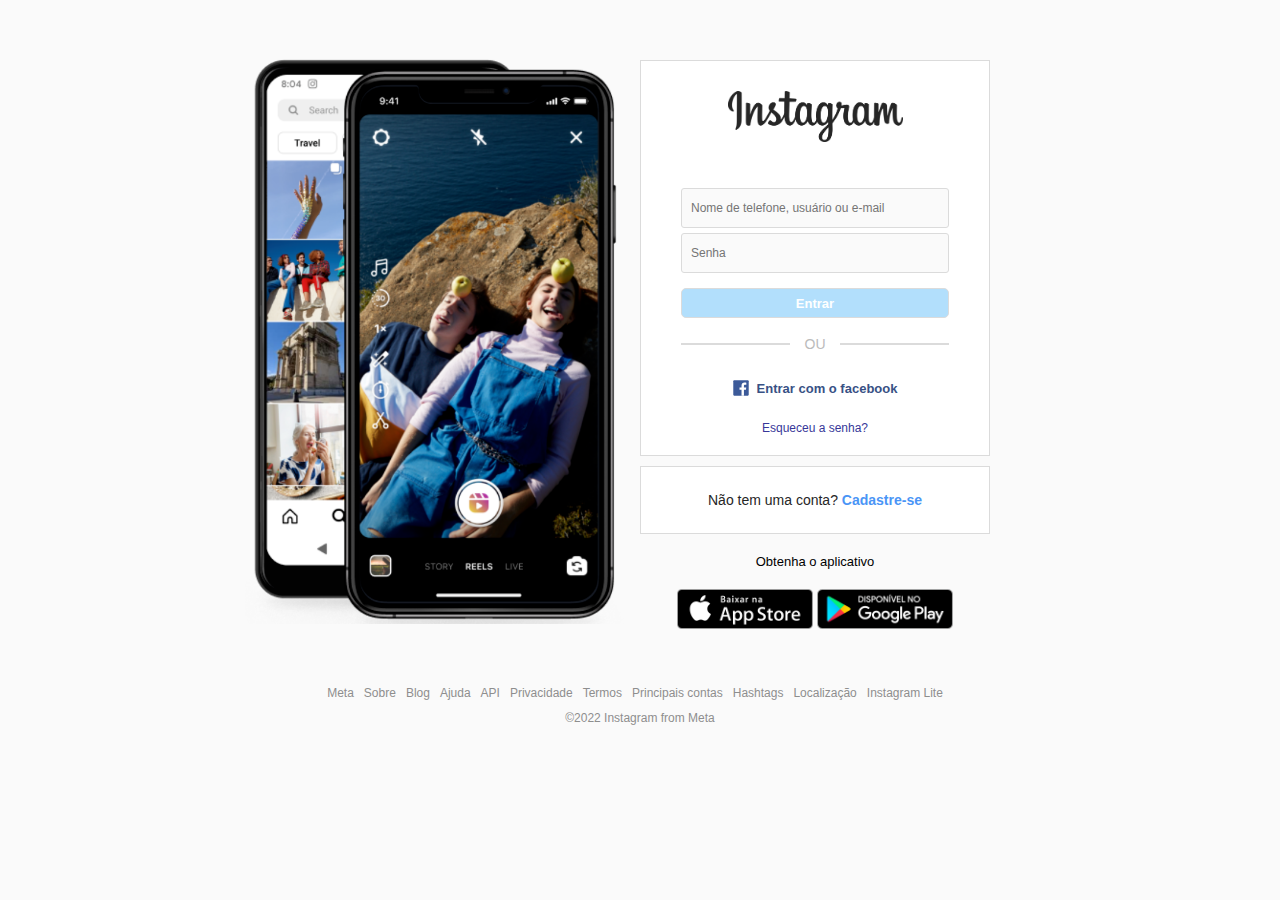
<file: 10_clone_home_Instagram/index.html>
<!DOCTYPE html>
<html lang="en">
    <head>
        <meta charset="UTF-8">
        <meta http-equiv="X-UA-Compatible" content="IE=edge">
        <meta name="viewport" content="width=device-width, initial-scale=1.0">
        <title>Instagram</title>
        <link rel="stylesheet" href="css/styles.css">
        <link rel="shortcut icon" href="img/favicon.png" type="image/x-icon">
    </head>
    <body>
        <main>
            <div class="main-container">
                <!-- Banner container -->
                <div id="banner-container">
                    <img src="img/banner2.png" alt="Crie uma conta no Instagram">
                </div>

                <!-- Login e registro -->
                <div id="form-container">
                    <div class="form-box">
                        <img id="logo_insta" src="img/logo_instagram.png" alt="Instagram">
                        <form id="login-form">
                            <input 
                                type="text" 
                                name="username" 
                                placeholder="Nome de telefone, usuário ou e-mail"
                            >
                            <input type="password" name="password" placeholder="Senha">
                            <input type="submit" value="Entrar">
                        </form>

                        <div class="saparator">
                            <div class="inline"></div>
                            <span>Ou</span>
                        </div>

                        <div id="other-links">
                            <div id="facebook-login">
                                <a href="#">
                                    <img src="img/logo_facebook.svg" alt="facebook-login">
                                    <span>Entrar com o facebook</span>
                                </a>
                            </div>

                            <div id="forgot-pass">
                                <a href="#">Esqueceu a senha?</a>
                            </div>
                        </div>
                    </div>

                    <div class="register-container">
                        <p>Não tem uma conta? <a href="#">Cadastre-se</a></p>
                    </div>

                    <div id="get-app-container">
                        <p>Obtenha o aplicativo</p>
                        <a href="#">
                            <img src="img/apple_btn.png" alt="Apple store">
                        </a>
                        <a href="#">
                            <img src="img/gplay_btn.png" alt="Play store">
                        </a>
                    </div>
                </div>
            </div>
        </main>
        <footer>
            <nav>
                <div id="footer-links">
                    <li><a href="#">Meta</a></li>
                    <li><a href="#">Sobre</a></li>
                    <li><a href="#">Blog</a></li>
                    <li><a href="#">Ajuda</a></li>
                    <li><a href="#">API</a></li>
                    <li><a href="#">Privacidade</a></li>
                    <li><a href="#">Termos</a></li>
                    <li><a href="#">Principais contas</a></li>
                    <li><a href="#">Hashtags</a></li>
                    <li><a href="#">Localização</a></li>
                    <li><a href="#">Instagram Lite</a></li>
                </div>
            </nav>

            <p id="copyright">&copy;2022 Instagram from Meta</p>
        </footer>
    </body>
</html>
</file>
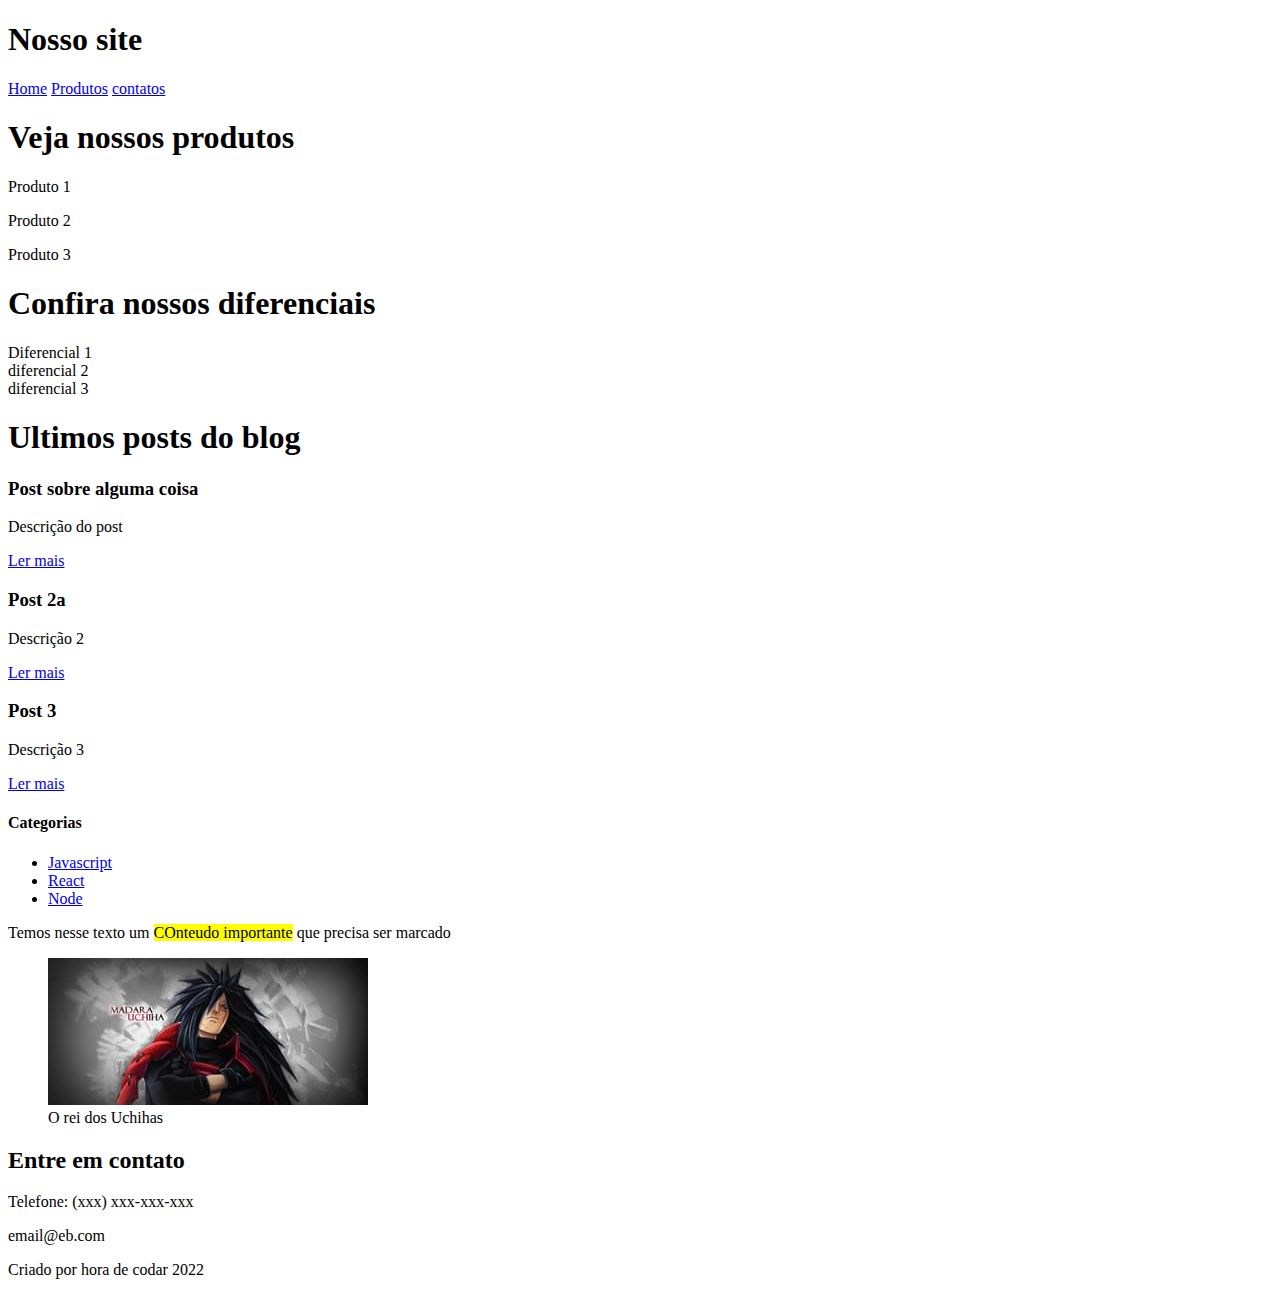
<file: 11_HTML_semantico/index.html>
<!DOCTYPE html>
<html lang="en">
<head>
    <meta charset="UTF-8">
    <meta http-equiv="X-UA-Compatible" content="IE=edge">
    <meta name="viewport" content="width=device-width, initial-scale=1.0">
    <title>HTML semantico</title>
</head>
<body>
    <!-- 3 - Header -->
    <header>
        <h1>Nosso site</h1>

        <!--
        <ul>
            <li><a href="#">Home</a></li>
            <li><a href="#">Produtos</a></li>
            <li><a href="#">contatos</a></li>
        </ul>-->

        <nav>
            <a href="#">Home</a>
            <a href="#">Produtos</a>
            <a href="#">contatos</a>
        </nav>
    </header>

    <!-- 8 - main -->
    <main>
            <!-- 1 - Section -->
    <section>
        <h1>Veja nossos produtos</h1>
        <p>Produto 1</p>
        <p>Produto 2</p>
        <p>Produto 3</p>
    </section>

    <section>
        <h1>Confira nossos diferenciais</h1>
        <li>Diferencial 1</li>
        <li>diferencial 2</li>
        <li>diferencial 3</li>
    </section>

    <!-- 2 - Article -->
    <Section>
        <h1>Ultimos posts do blog</h1>
        <article>
            <h3>Post sobre alguma coisa</h3>
            <p>Descrição do post</p>
            <a href="#">Ler mais</a>
        </article>
        <article>
            <h3>Post 2a</h3>
            <p>Descrição 2</p>
            <a href="#">Ler mais</a>
        </article>
        <article>
            <h3>Post 3</h3>
            <p>Descrição 3</p>
            <a href="#">Ler mais</a>
        </article>
    </Section>
    </main>

    <!-- 6 - Aside-->
    <aside>
        <h4>Categorias</h4>
        <ul>
            <li><a href="#">Javascript</a></li>
            <li><a href="#">React</a></li>
            <li><a href="#">Node</a></li>
        </ul>
    </aside>

    <p>Temos nesse texto um <mark>COnteudo importante</mark> que precisa ser marcado</p>

    <figure>
        <img src="img/542639_476302252424288_29695610_n.png.jpg" alt="Uchiha Madara">
        <figcaption>O rei dos Uchihas</figcaption>
    </figure>
    <!-- 4 - Footer -->
    <footer>
        <div>
            <h2>Entre em contato</h2>
            <p>Telefone: (xxx) xxx-xxx-xxx</p>
            <p>email@eb.com</p>
            <p>Criado por hora de codar 2022</p>
        </div>
    </footer>
</body>
</html>
</file>
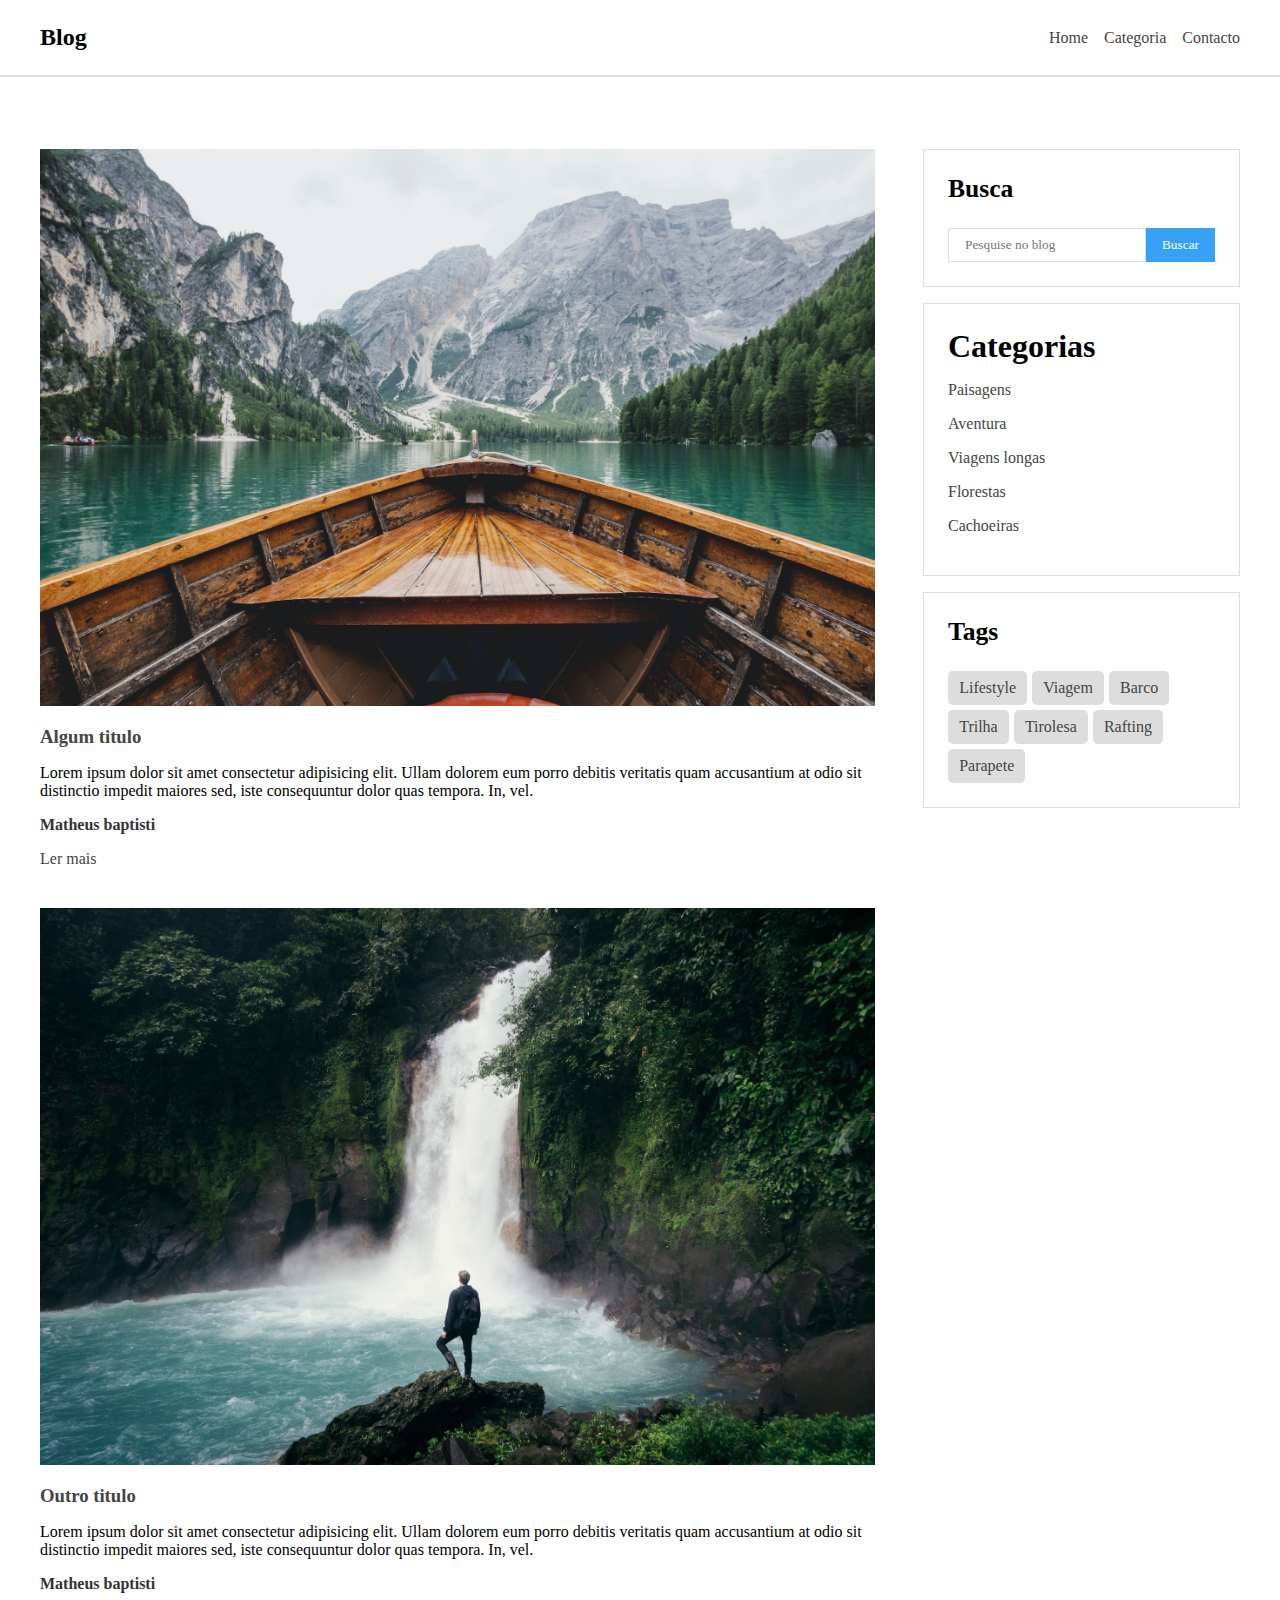
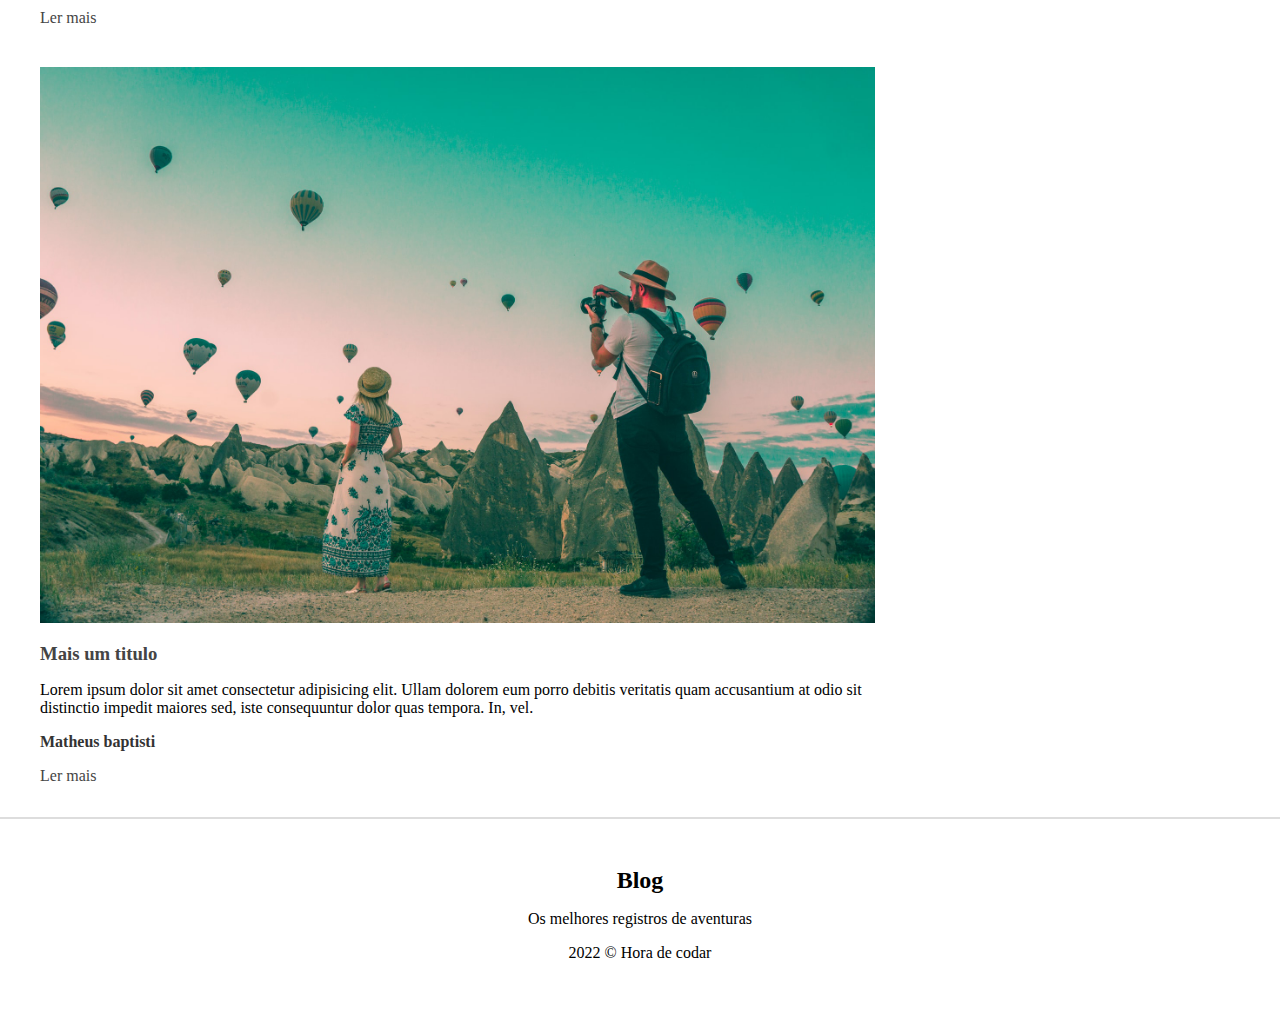
<file: 12_Blog_html_semantico/index.html>
<!DOCTYPE html>
<html lang="en">
<head>
    <meta charset="UTF-8">
    <meta http-equiv="X-UA-Compatible" content="IE=edge">
    <meta name="viewport" content="width=device-width, initial-scale=1.0">
    <title>Document</title>
    <link rel="stylesheet" href="css/styles.css">
</head>
<body>
    <header>
        <nav id="navbar">
            <div id="navbar-inner">
                <h2>Blog</h2>
                <ul id="navbar-links">
                    <li><a href="#">Home</a></li>
                    <li><a href="#">Categoria</a></li>
                    <li><a href="#">Contacto</a></li>
                </ul>
            </div>
        </nav>
    </header>
    <div class="container">
        <main id="post-container">
            <article class="post">
                <img src="img/f1.jpg" alt="Passeio de barco">
                <h3 class="title"><a href="#">Algum titulo</a></h3>
                <p class="description">
                    Lorem ipsum dolor sit amet consectetur adipisicing elit. 
                    Ullam dolorem eum porro debitis veritatis quam accusantium at odio sit distinctio 
                    impedit maiores sed, iste consequuntur dolor quas tempora. In, vel.
                </p>
                <p class="author">Matheus baptisti</p>
                <a href="#">Ler mais</a>                
            </article>
            <article class="post">
                <img src="img/f2.jpg" alt="Cachoeira">
                <h3 class="title"><a href="#">Outro titulo</a></h3>
                <p class="description">
                    Lorem ipsum dolor sit amet consectetur adipisicing elit. 
                    Ullam dolorem eum porro debitis veritatis quam accusantium at odio sit distinctio 
                    impedit maiores sed, iste consequuntur dolor quas tempora. In, vel.
                </p>
                <p class="author">Matheus baptisti</p>
                <a href="#">Ler mais</a>
            </article>
            <article class="post">
                <img src="img/f3.jpg" alt="Balões">
                <h3 class="title"><a href="#">Mais um titulo</a></h3>
                <p class="description">
                    Lorem ipsum dolor sit amet consectetur adipisicing elit. 
                    Ullam dolorem eum porro debitis veritatis quam accusantium at odio sit distinctio 
                    impedit maiores sed, iste consequuntur dolor quas tempora. In, vel.
                </p>
                <p class="author">Matheus baptisti</p>
                <a href="#">Ler mais</a>
            </article>
        </main>
        <aside id="asidebar">
            <section id="search-bar">
                <h4>Busca</h4>
                <form action="#">
                    <input type="text" placeholder="Pesquise no blog">
                    <input type="submit" value="Buscar">
                </form>
            </section>

            <section id="categories">
                <h1>Categorias</h1>
                <nav>
                    <ul>
                        <li><a href="#">Paisagens</a></li>
                        <li><a href="#">Aventura</a></li>
                        <li><a href="#">Viagens longas</a></li>
                        <li><a href="#">Florestas</a></li>
                        <li><a href="#">Cachoeiras</a></li>
                    </ul>
                </nav>
            </section>

            <section id="tags">
                <h4>Tags</h4>
                <div id="tags-container">
                    <a href="#">Lifestyle</a>
                    <a href="#">Viagem</a>
                    <a href="#">Barco</a>
                    <a href="#">Trilha</a>
                    <a href="#">Tirolesa</a>
                    <a href="#">Rafting</a>
                    <a href="#">Parapete</a>
                </div>
            </section>
        </aside>
    </div>
    <footer id="footer">
        <h2>Blog</h2>
        <p>Os melhores registros de aventuras</p>
        <p>2022 &copy; Hora de codar</p>
    </footer>
</body>
</html>
</file>
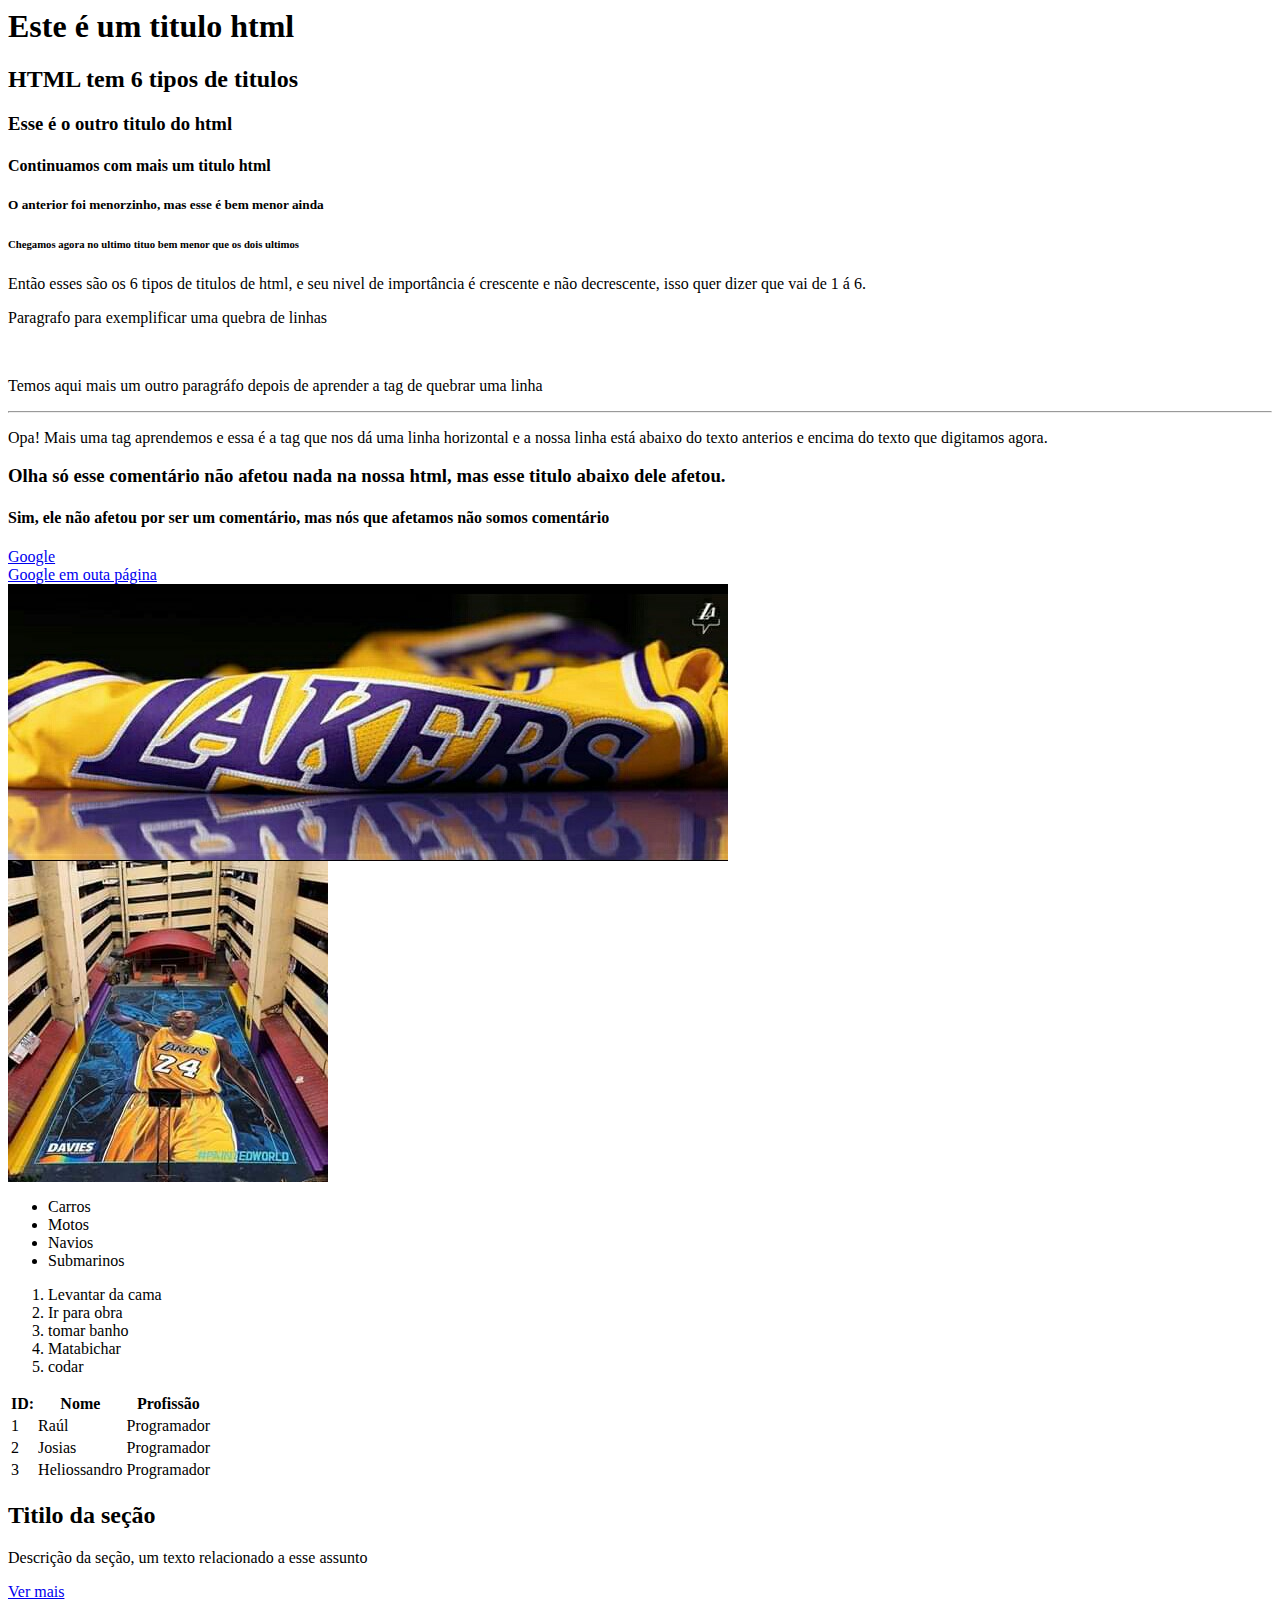
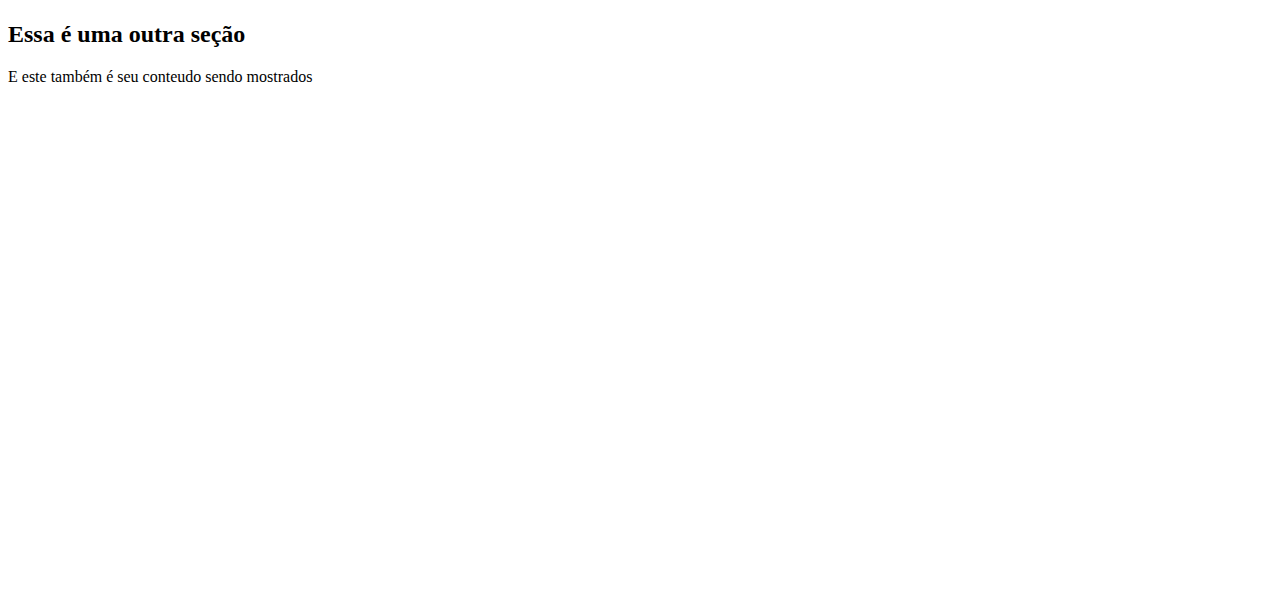
<file: 2_html/index.html>
<DOCTYPE html>
<html>
    <head>
        <title>HTML fundamentos 2</title>
    </head>
    <body style="padding-bottom: 500px;">
        <!-- 1 - Titulos -->
        <h1>Este é um titulo html</h1>
        <h2>HTML tem 6 tipos de titulos</h2>
        <h3>Esse é o outro titulo do html</h3>
        <h4>Continuamos com mais um titulo html</h4>
        <h5>O anterior foi menorzinho, mas esse é bem menor ainda</h5>
        <h6>Chegamos agora no ultimo tituo bem menor que os dois ultimos</h6>

        <!-- 2 - Parágrafo -->
        <p>Então esses são os 6 tipos de titulos de html, e seu nivel de importância é crescente e não decrescente, isso quer dizer que vai de 1 á 6.</p>
        
        <!-- 3 - Tags sem conteudo-->
        <p>Paragrafo para exemplificar uma quebra de linhas</p>
        <br>
        <p>Temos aqui mais um outro paragráfo depois de aprender a tag de quebrar uma linha</p>
        <hr>
        <p>Opa! Mais uma tag aprendemos e essa é a tag que nos dá uma linha horizontal e a nossa linha está abaixo do texto anterios e encima do texto que digitamos agora.</p>
        
        <!-- 4 - Comentários-->
        <!-- Este é um comentário -->
        <h3>Olha só esse comentário não afetou nada na nossa html, mas esse titulo abaixo dele afetou.</h3>
        <!-- Outro comentário -->
        <h4>Sim, ele não afetou por ser um comentário, mas nós que afetamos não somos comentário</h4>

        <!-- 5 - Atributos -->
        <a href="https//google.com">Google</a>
        <br>

        <!-- 6 - Abrir link em orta aba -->
        <a href="https//google.com" target="_blank">Google em outa página</a>
        <br>

        <!-- 7 - imagens -->
        <img src="img/_20191023_000603.JPG" alt="">
        <br>

        <!-- 8 - O atributo alte-->
        <img src="img/86223929_1442953875864614_4048414281761292288_n.jpg" alt="Quadra de basket com o piso desenhado de Kobe Bryant">
        <br>

        <!-- 9 listas não ordenadas-->
        <ul>
            <li>Carros</li>
            <li>Motos</li>
            <li>Navios</li>
            <li>Submarinos</li>
        </ul>

        <!-- 10 - Listas não ordenadas -->
        <ol>
            <li>Levantar da cama</li>
            <li>Ir para obra</li>
            <li>tomar banho</li>
            <li>Matabichar</li>
            <li>codar</li>
        </ol>

        <!-- 11 - Tabelas -->
        <table>
            <tr>
                <th>ID:</th>
                <th>Nome</th>
                <th>Profissão</th>
            </tr>

            <tr>
                <td>1</td>
                <td>Raúl</td>
                <td>Programador</td>
            </tr>

            <tr>
                <td>2</td>
                <td>Josias</td>
                <td>Programador</td>
            </tr>

            <tr>
                <td>3</td>
                <td>Heliossandro</td>
                <td>Programador</td>
            </tr>
        </table>

        <!-- 12 - Tag div-->
        <div>
            <h2>Titilo da seção</h2>
            <p>Descrição da seção, um texto relacionado a esse assunto</p>
            <a href="#">Ver mais</a>
        </div>

        <div>
            <h2>Essa é uma outra seção</h2>
            <p>E este também é seu conteudo sendo mostrados</p>
        </div>
    </body>
</html>
</file>
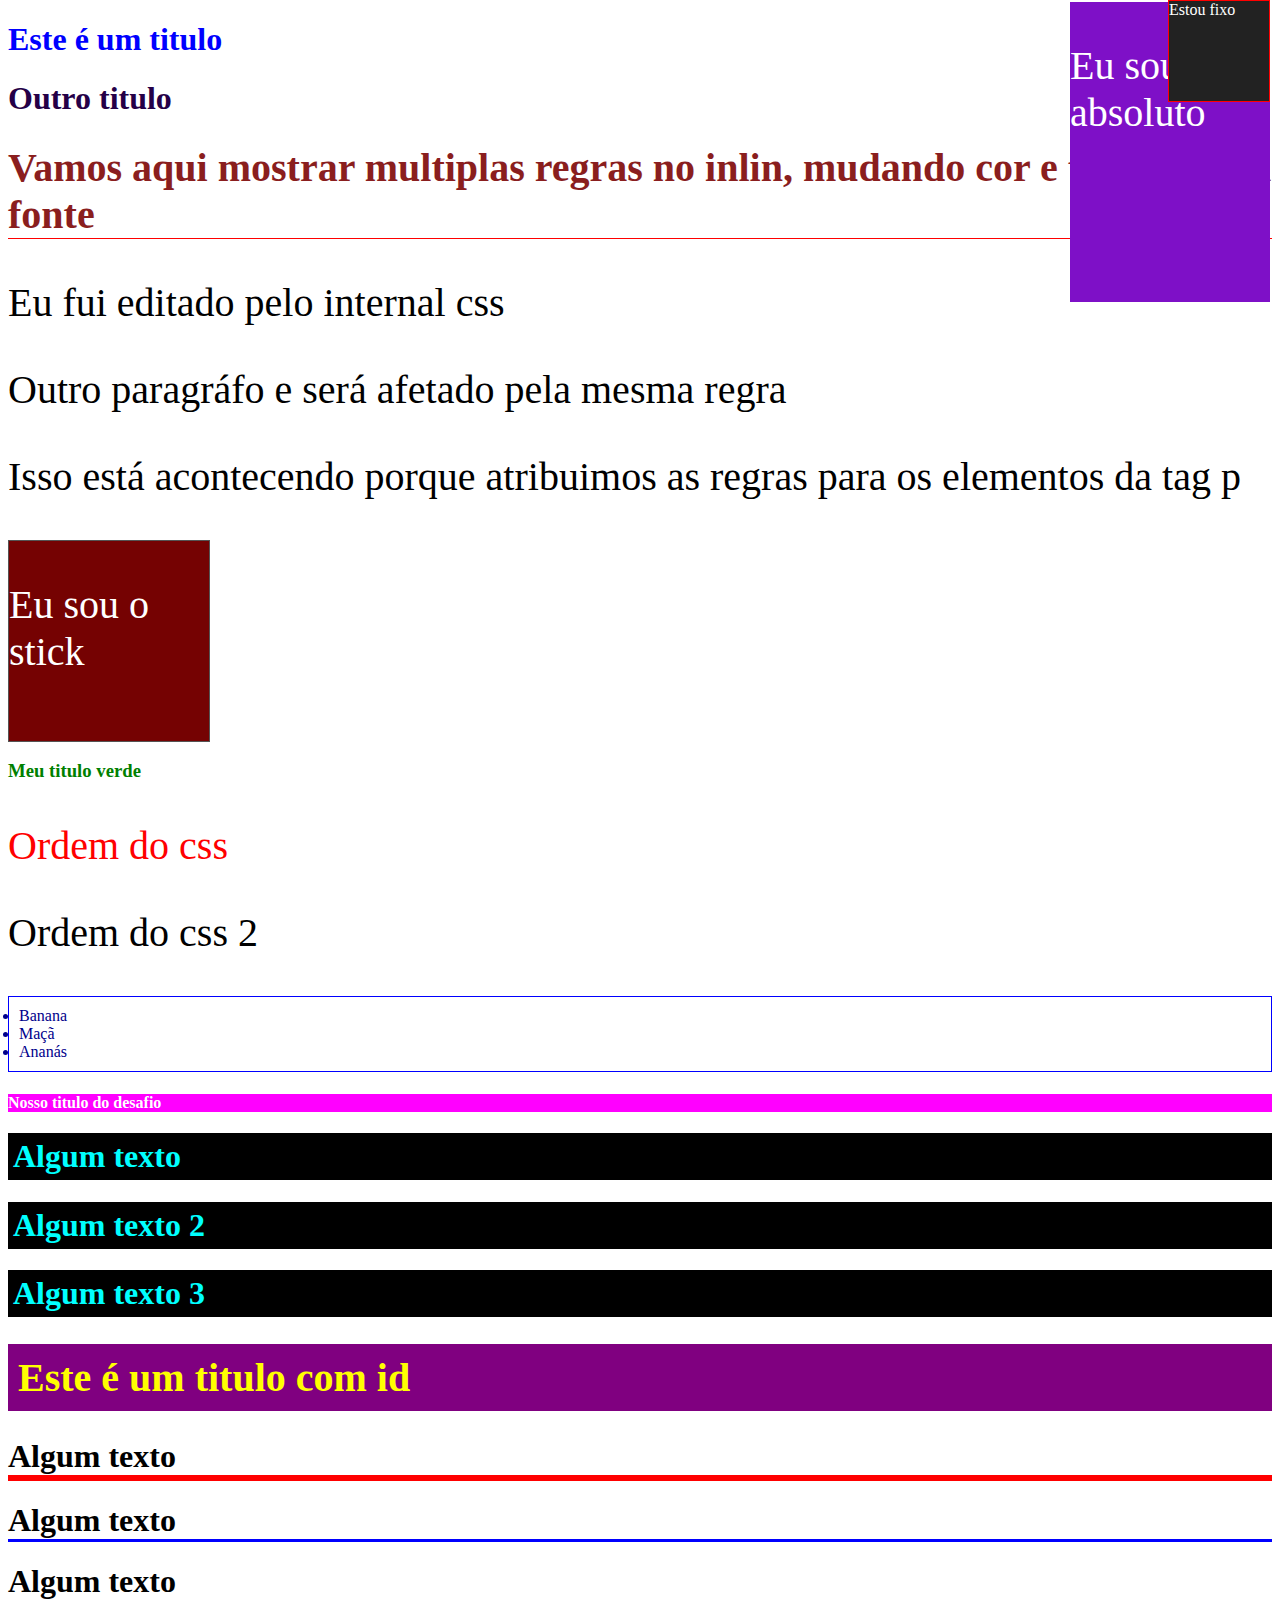
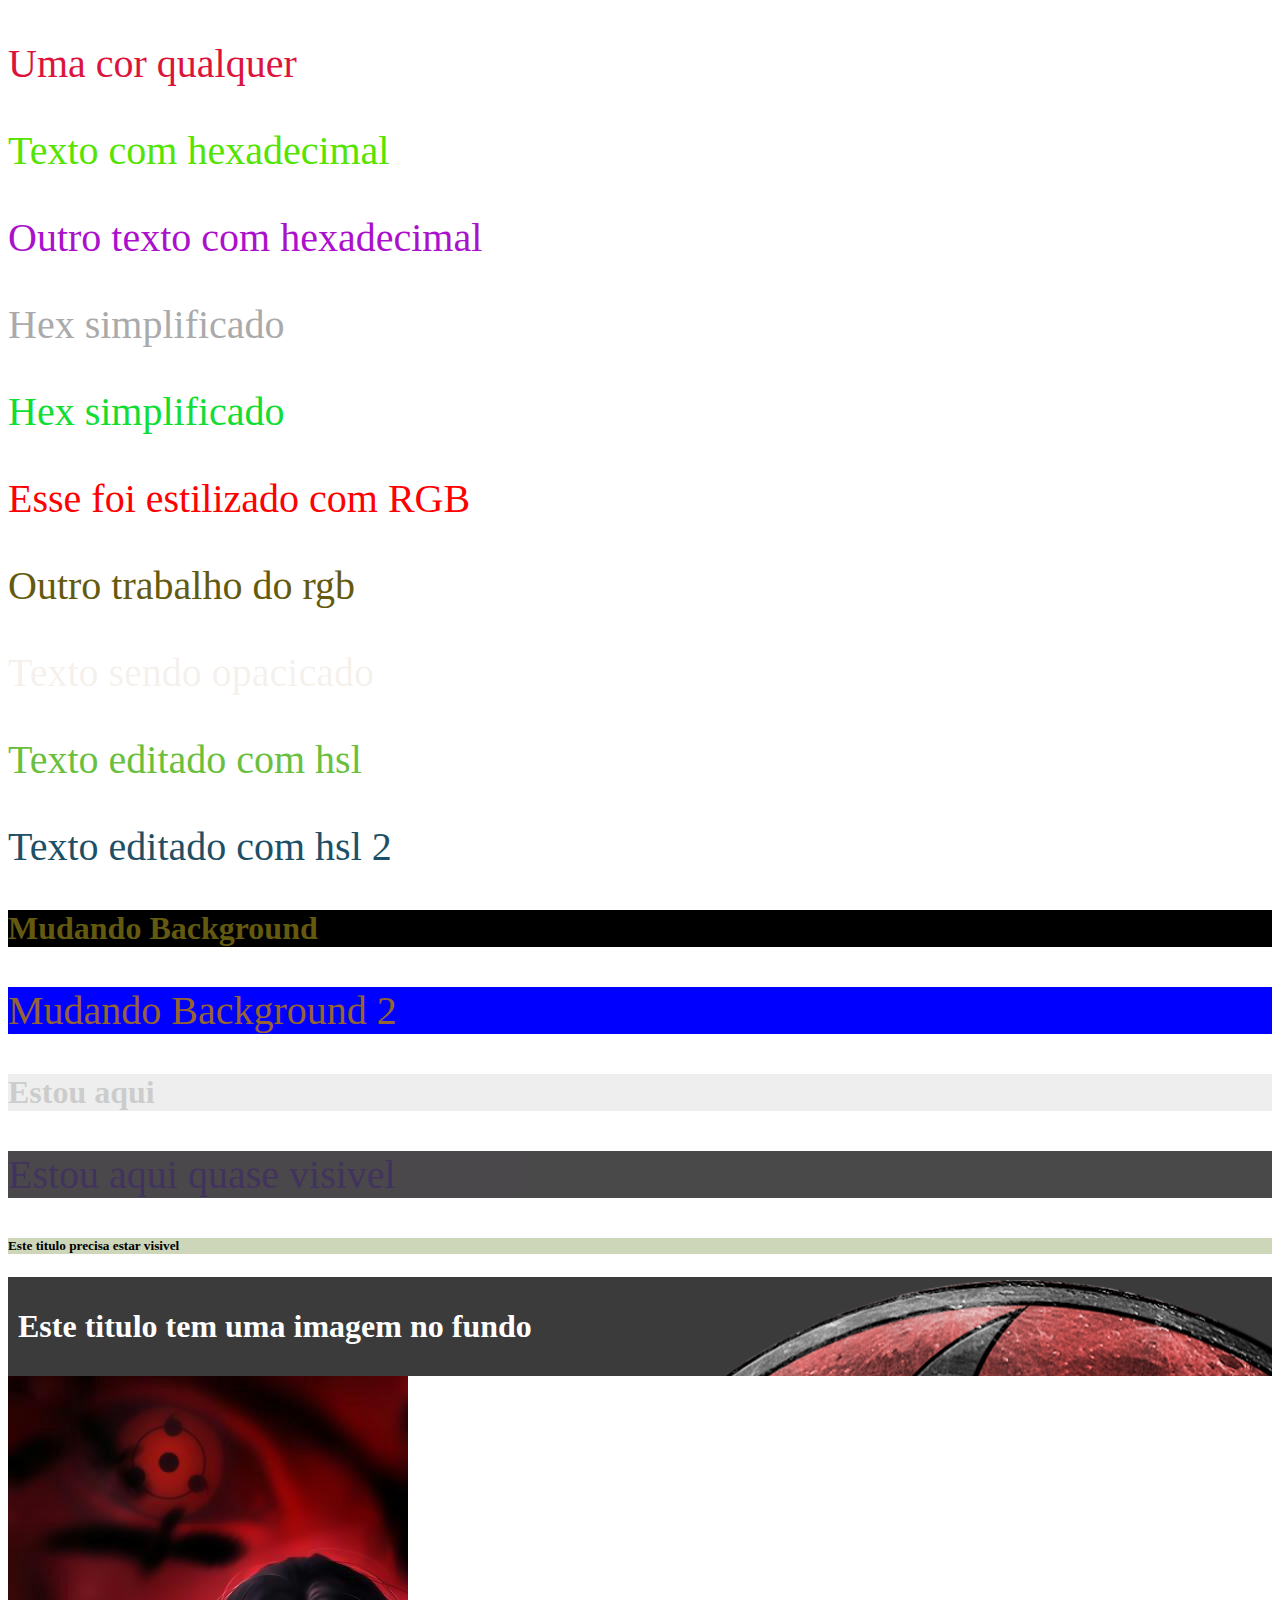
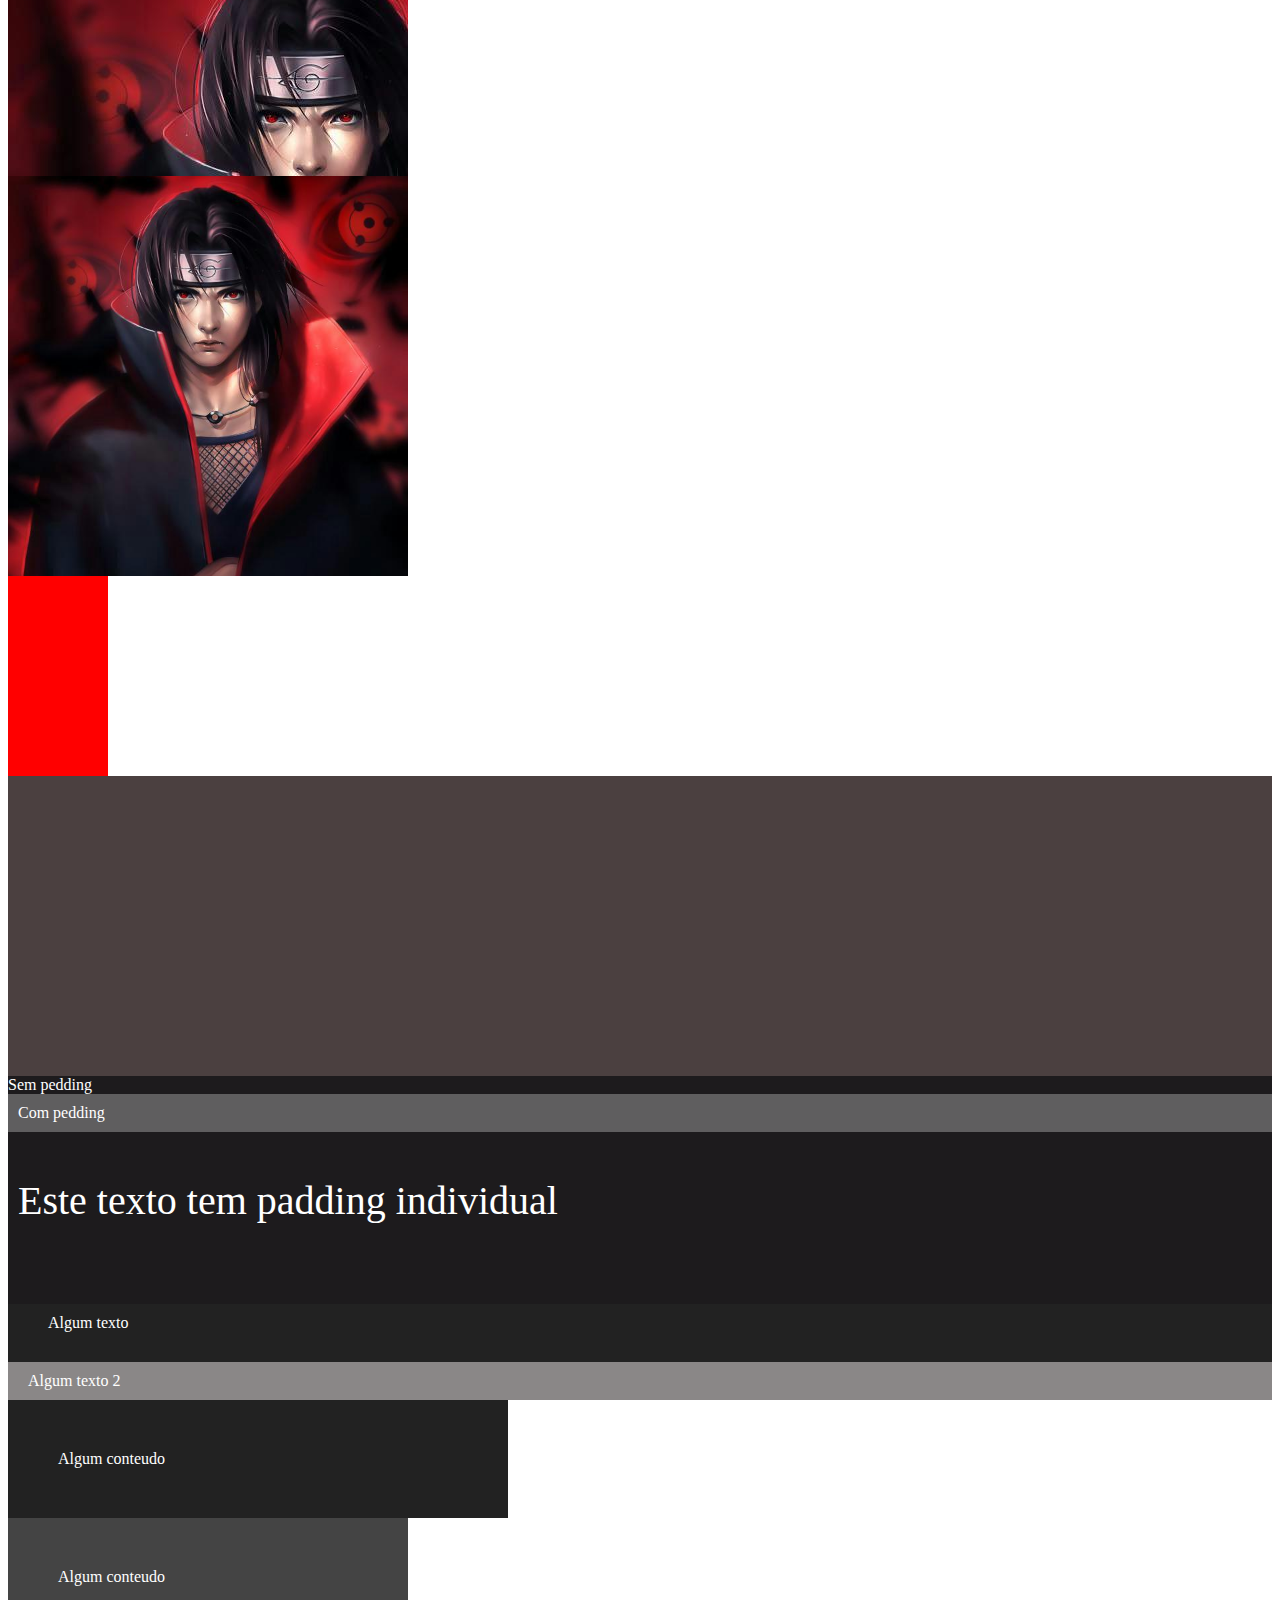
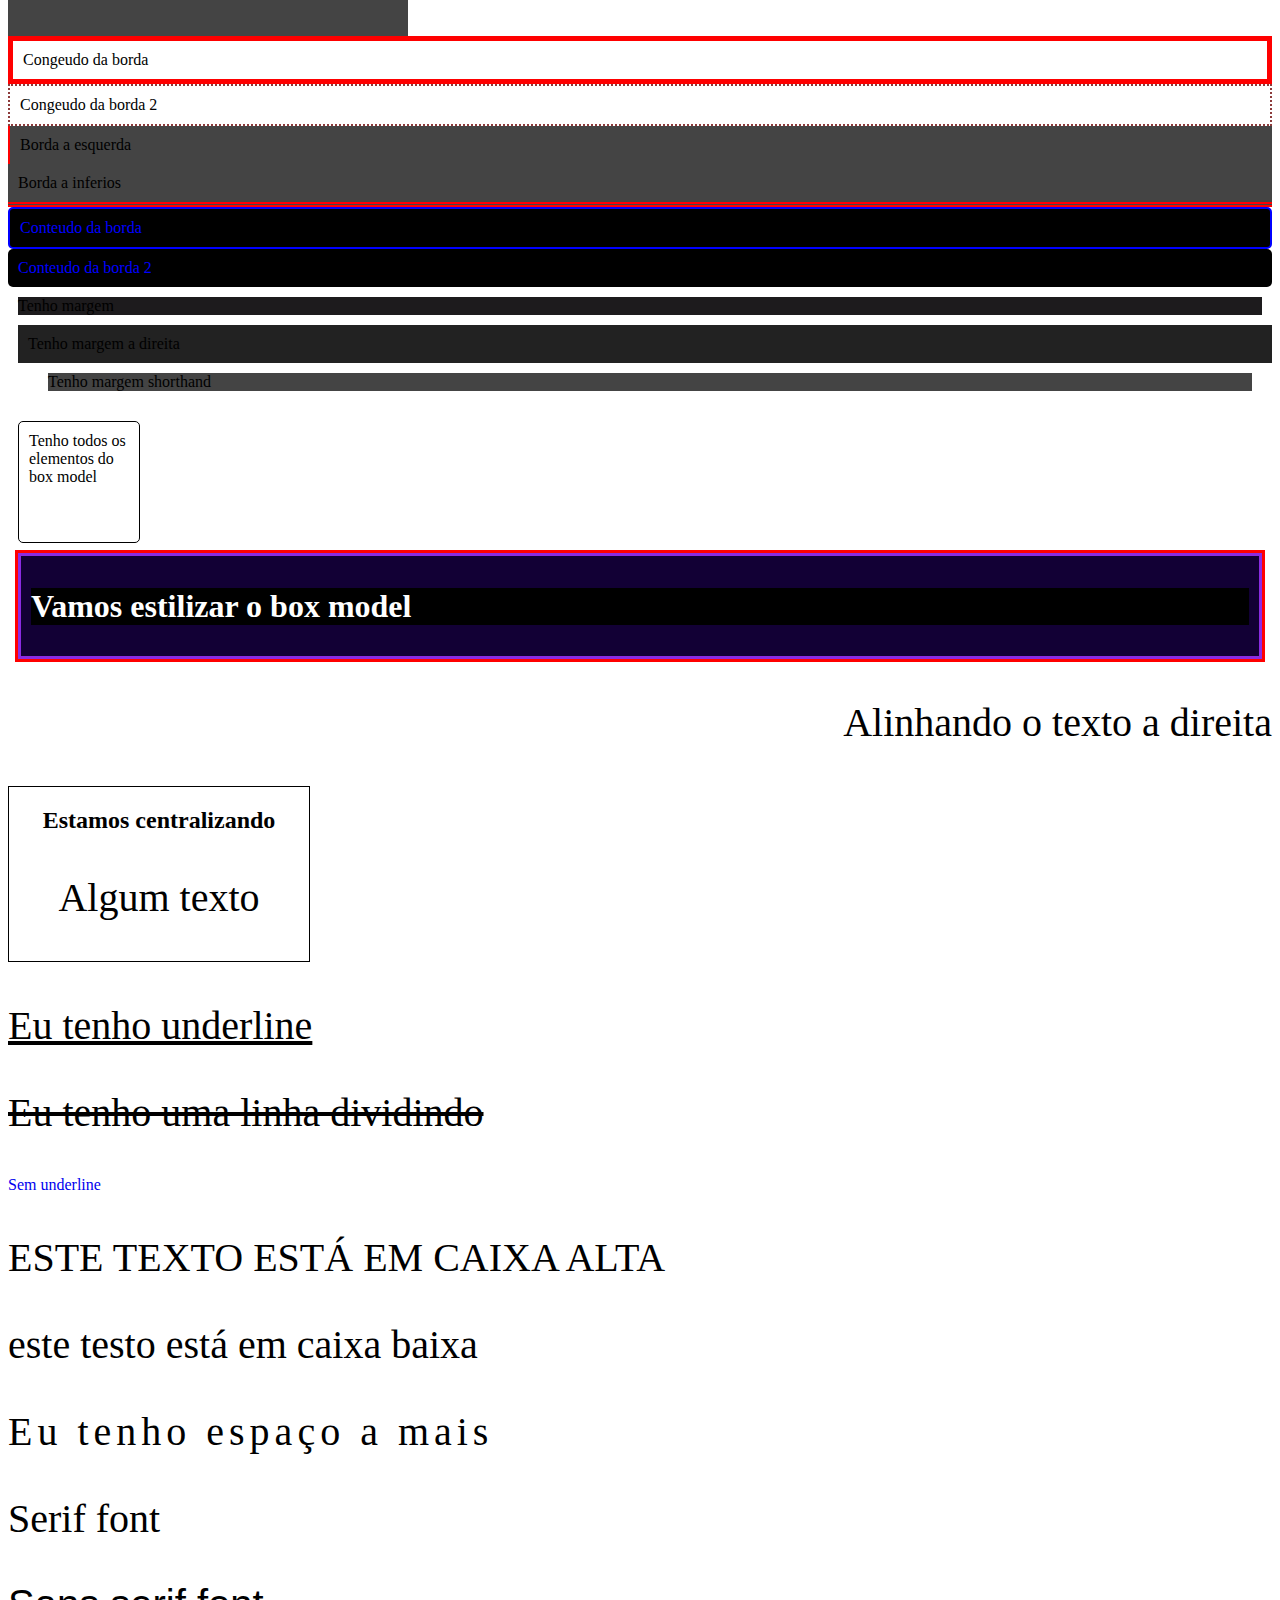
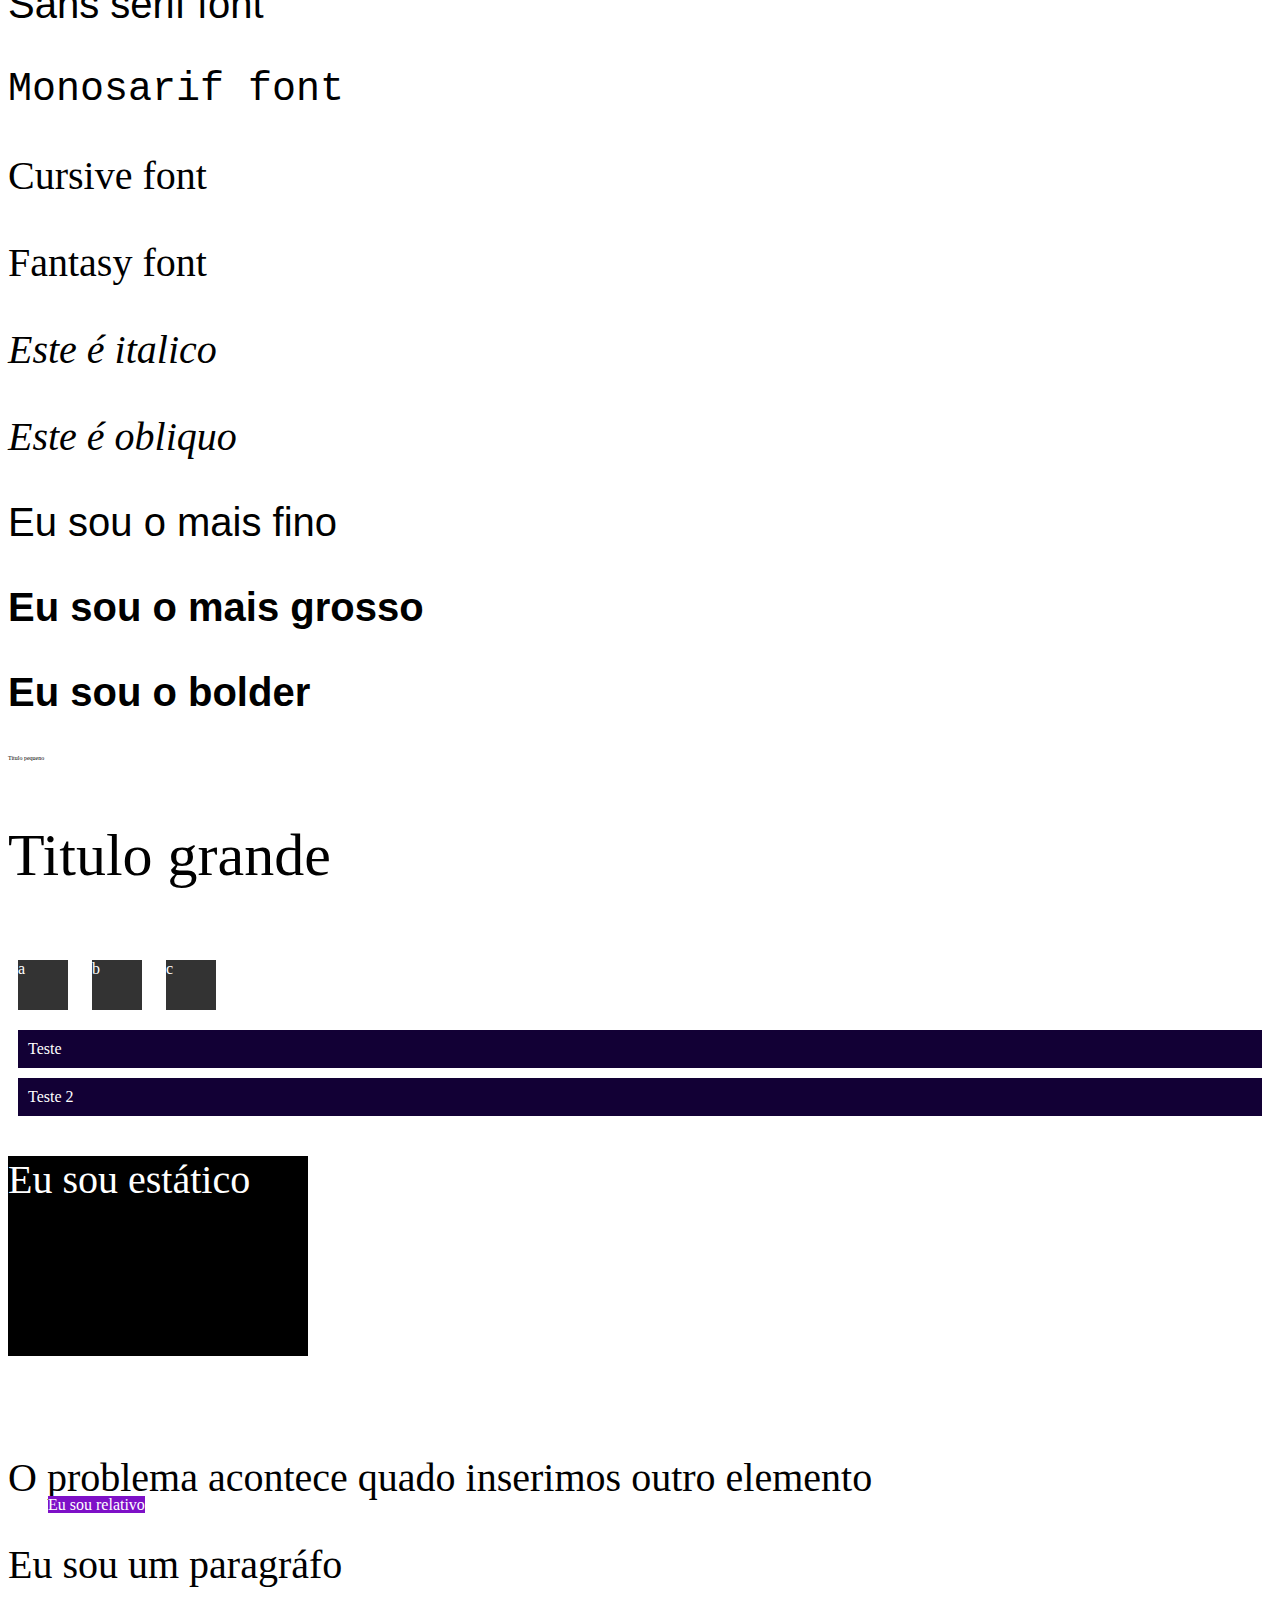
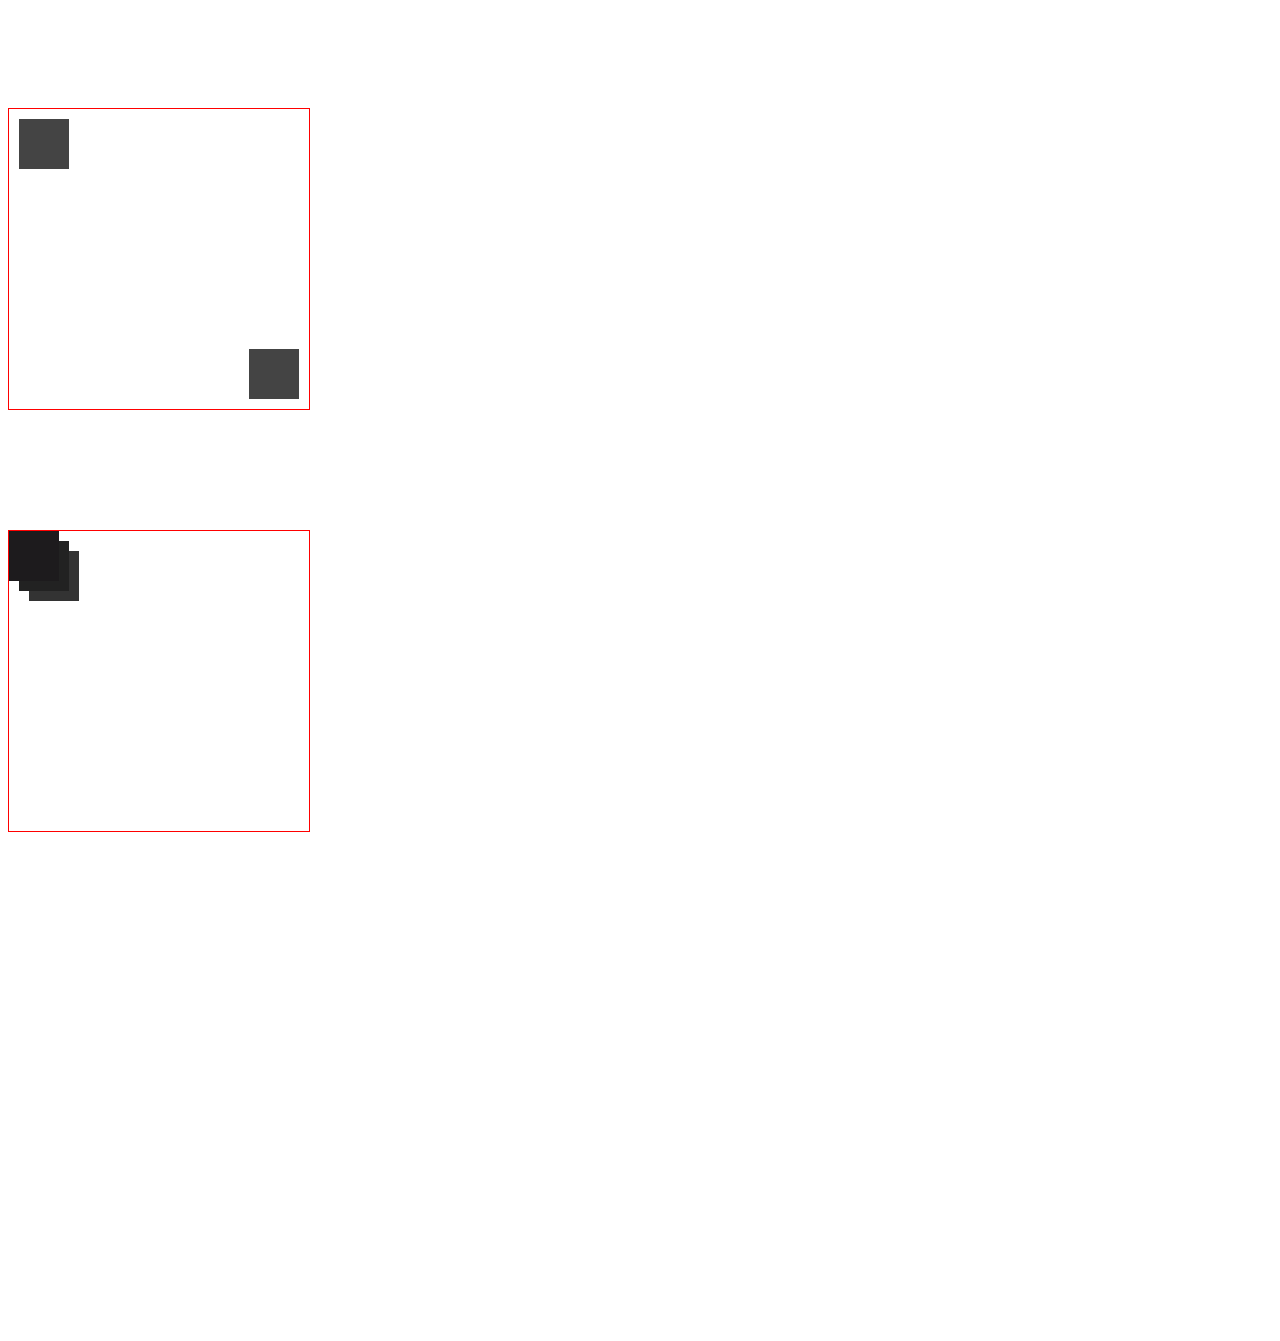
<file: 3_css/index.html>
<!DOCTYPE html>
<html lang="en">
<head>
    <meta charset="UTF-8">
    <meta http-equiv="X-UA-Compatible" content="IE=edge">
    <meta name="viewport" content="width=<device-width>, initial-scale=1.0">
    <title>CSS</title>
    <style>
        p{
            /*color: gold;*/
            font-size: 40px;
        }
    </style>
    <!-- 4 - External CSS -->
    <!-- Cascading style sheets -->
    <link rel="stylesheet" href="css/styles.css">
    <link rel="stylesheet" href="css/lists.css">
    <link rel="stylesheet" href="css/title.css">

</head>
<body>
    <!-- 1 - Inline CSS-->
    <h1 style="color: blue;">Este é um titulo</h1>
    <h1 style="color: rgb(37, 0, 71);">Outro titulo</h1>

    <!-- 2 - Multiplas regras-->
    <h1 style="color: rgb(138, 30, 30); font-size: 40px; border-bottom: 1px solid red;">Vamos aqui mostrar multiplas regras no inlin, mudando cor e tamanho da fonte</h1>

    <!-- 3 - Internal CSS-->
    <p>Eu fui editado pelo internal css</p>
    <p>Outro paragráfo e será afetado pela mesma regra</p>
    <p>Isso está acontecendo porque atribuimos as regras para os elementos da tag p</p>

    <!-- 47 Sticky -->
    <div class="sticky">
        <p>Eu sou o stick</p>
    </div>

    <!-- 4 - External CSS-->
    <h3>Meu titulo verde</h3>

    <!-- 5 - Ordem do CSS -->
    <p style="color: red;">Ordem do css</p>
    <p>Ordem do css 2</p>

    <!-- 6 - Multiplos arquivos de CSS-->
    <ul>
        <li>Banana</li>
        <li>Maçã</li>
        <li>Ananás</li>
    </ul>

    <!-- 7 - Desafio do CSS -->
    <h4>Nosso titulo do desafio</h4>

    <!-- 8 - Classes -->
    <h1 class="paragraph">Algum texto</h1>
    <h1 class="paragraph">Algum texto 2</h1>
    <h1 class="paragraph">Algum texto 3</h1>

    <!-- 9 - IDs -->
    <h1 id="exclusive-title">Este é um titulo com id</h1>

    <!-- 10 - Ordem dos seletores -->
    <h1 id="some-title" class="titulo">Algum texto</h1>
    <h1 class="titulo">Algum texto</h1>
    <h1>Algum texto</h1>

    <!-- 11 - Nomes de cores -->
    <p class="name-colors">Uma cor qualquer</p>

    <!-- 12 - Hexadecimal -->
    <p class="hex">Texto com hexadecimal</p>
    <p class="hex-2">Outro texto com hexadecimal</p>

    <!-- 13 - Mais sobre hex--> 
    <p class="simple-hex">Hex simplificado</p>
    <p class="simple-hex2">Hex simplificado</p>

    <!-- 14 - RGB -->
    <p class="rgb">Esse foi estilizado com RGB</p>
    <p class="mixed-rgb">Outro trabalho do rgb</p>

    <!-- 15 - RGBA -->
    <p class="rgba">Texto sendo opacicado</p>

    <!-- 16 - HSL -->
    <p class="hsl">Texto editado com hsl</p>
    <p class="hsl-2">Texto editado com hsl 2</p>

    <!-- 17 - Background - color -->
    <h1 class="bg">Mudando Background</h1>
    <p class="bg-2">Mudando Background 2</p>

    <!-- 18 - Backgroundo opacity -->
    <div class="bg-opacity">
        <h1>Estou aqui</h1>
    </div>

    <div class="bg-opacity-2">
        <p>Estou aqui quase visivel</p>
    </div>

    <!-- 19 - RGBA opacity -->
    <div class="rgba-opacity">
        <h5>Este titulo precisa estar visivel</h5>
    </div>

    <!-- 20 - Background-image -->
    <div class="bg-image">
        <h1>Este titulo tem uma imagem no fundo</h1>
    </div>

    <!-- 21 - Centralizando imagem de background-->
    <div class="not-centered-bg"></div>
    <div class="centered-bg"></div>

    <!-- 22 - Altura e largura -->
    <div class="height-width"></div>
    <div class="height-width-2"></div>

    <!-- 23 - Padding-->
    <div class="without-padding">Sem pedding</div>
    <div class="padding">Com pedding</div>

    <!-- 24 - Padding individual-->
    <div class="padding-individual">
        <p>Este texto tem padding individual</p>
    </div>

    <!-- 25 - Shorthand padding -->
    <div class="shorthand-padding">Algum texto</div>
    <div class="shorthand-padding-2">Algum texto 2</div>

    <!-- 26 - padding com width-->
    <div class="withot-border-box">Algum conteudo</div>
    <div class="border-box">Algum conteudo</div>

    <!-- 27 - Border-->
    <div class="border">Congeudo da borda</div>
    <div class="border-2">Congeudo da borda 2</div>

    <!-- 28 - Bordas individuais-->
    <div class="border-left">Borda a esquerda</div>
    <div class="border-botton">Borda a inferios</div>

    <!-- 29 - Border-radious-->
    <div class="border-radious">Conteudo da borda</div>
    <div class="border-radious-2">Conteudo da borda 2</div>

    <!-- 30 - margen-->
    <div class="margin">Tenho margem</div>
    <div class="margin-left">Tenho margem a direita</div>
    <div class="margin-shorthand">Tenho margem shorthand</div> 

    <!-- 31 - Box model-->
    <div class="box-model">Tenho todos os elementos do box model</div>

    <!-- 32 - Desafio 3-->
    <div id="box-model-challenge">
        <h1 class="challenge-title">Vamos estilizar o box model</h1>
    </div>

    <!-- 33 - Text-align-->
    <p class="text-align">Alinhando o texto a direita</p>
    <div class="container-text">
        <h2>Estamos centralizando</h2>
        <p>Algum texto</p>
    </div>

    <!-- 34 - Text-decoration-->
    <p class="underline">Eu tenho underline</p>
    <p class="line-through">Eu tenho uma linha dividindo</p>
    <a href="#" class="without-underline">Sem underline</a>

    <!-- 35 - Text transform -->
    <p class="upper">Este texto está em caixa alta</p>
    <p class="lower">ESTE TESTO ESTÁ EM CAIXA BAIXA</p>

    <!-- 36 - Latter spacing -->
    <p class="spacing">Eu tenho espaço a mais</p>

    <!-- 37 - font-family -->
    <p class="serif">Serif font</p>
    <p class="sans-serif">Sans serif font</p>
    <p class="monosppace">Monosarif font</p>
    <p class="cursive">Cursive font</p>
    <p class="serif">Fantasy font</p>

    <!-- 38 - font-style-->
    <p class="italico">Este é italico</p>
    <p class="obliquo">Este é obliquo</p>

    <!-- 39 - Fonte weight -->
    <p class="thin">Eu sou o mais fino</p>
    <p class="bold">Eu sou o mais grosso</p>
    <p class="bolder">Eu sou o bolder</p>

    <!-- 40 - Font-size-->
    <p class="small">Titulo pequeno</p>
    <p class="large">Titulo grande</p>

    <!-- 41 - Display-->
    <div class="inline-block">a</div>
    <div class="inline-block">b</div>
    <div class="inline-block">c</div>
    <span class="block">Teste</span>
    <span class="block">Teste 2</span>

    <!-- 42 - Static -->
    <p class="static">Eu sou estático</p>

    <!-- 43 - relative -->
    <span class="relative">Eu sou relativo</span>
    <p>O problema acontece quado inserimos outro elemento</p>

    <!-- 44 - Absolute-->
    <div class="absolute">
        <p>Eu sou absoluto</p>
    </div>
    <p>Eu sou um paragráfo</p>

    <!-- 45 - relative com Absolute-->
    <div class="relative-absolute">
        <p class="absolute-1"></p>
        <p class="absolute-2"></p>
    </div>

    <!-- 46 - Fixed -->
    <div class="fixed">
        <span>Estou fixo</span>
    </div>

    <!-- 47 - Sticky (para melhor comprrencão do estylo vamos digitar o código lá encima* depoós da posição 3)-->

    <!-- 48 - z-index -->
    <div class="relative-container">
        <div class="absolute-3"></div>
        <div class="absolute-4"></div>
        <div class="absolute-5"></div>
    </div>
</body>
</html>
</file>
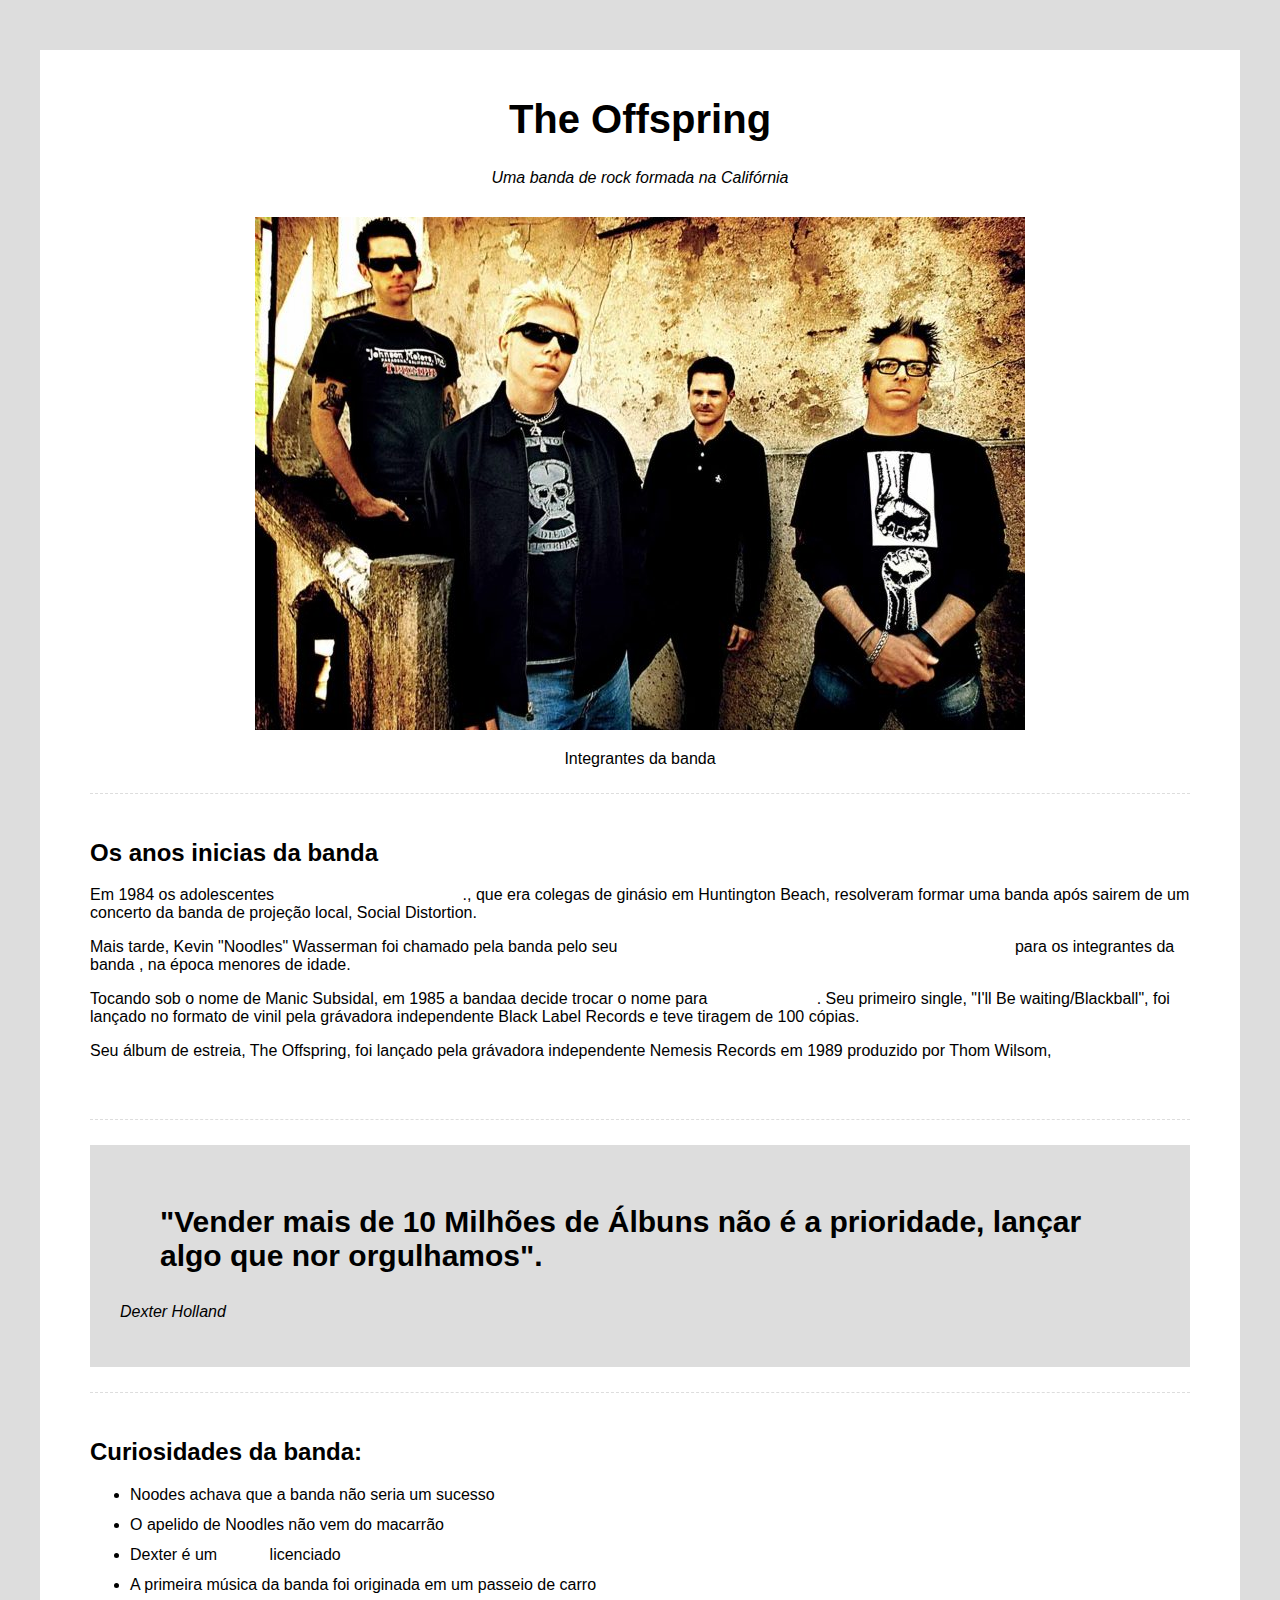
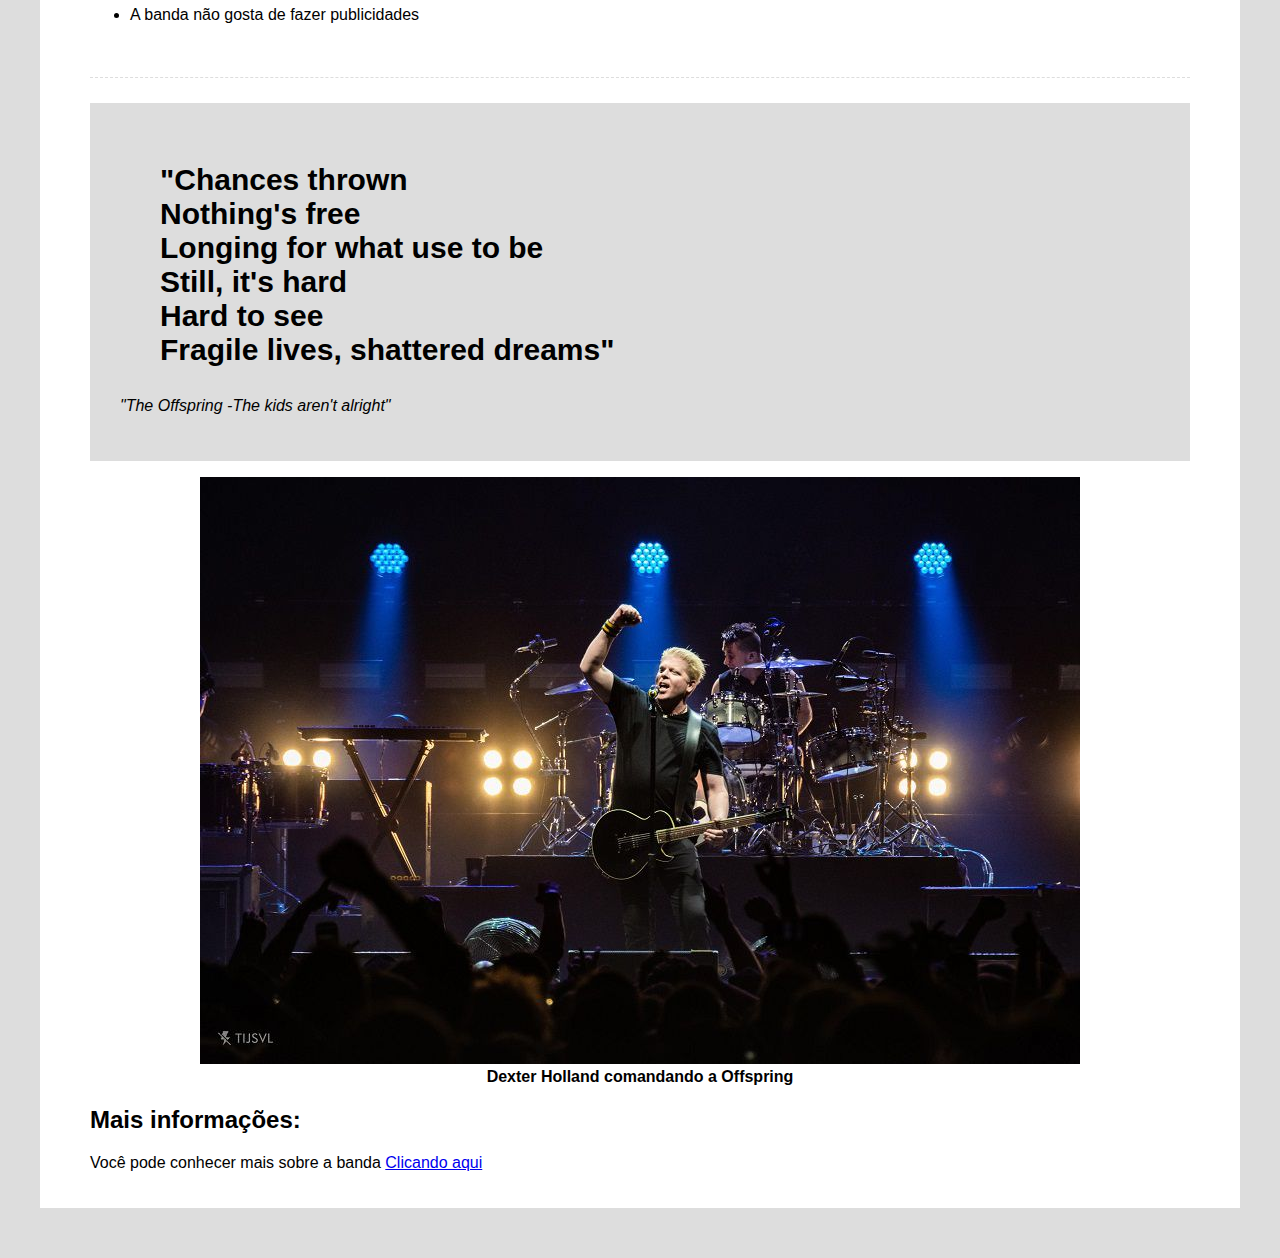
<file: 4_tributos/index.html>
<!DOCTYPE html>
<html lang="en">
<head>
    <meta charset="UTF-8">
    <meta http-equiv="X-UA-Compatible" content="IE=edge">
    <meta name="viewport" content="width=device-width, initial-scale=1.0">
    <title>Página de tributo: The Offspring</title>
    <link rel="stylesheet" href="css/style.css">
</head>
<body>
    <div class="container">
        <div class="header">
            <!-- Cabeçalho -->
            <h1 class="main-title">The Offspring</h1>
            <p class="main-paragraph">Uma banda de rock formada na Califórnia</p>
        </div>

        <!-- Imagem de destaque -->
        <div class="featured-image">
            <figure>
                <img src="img/offspring_1.jpg" alt="A banda The Offspring">
                <figcaption>
                    <p>Integrantes da banda</p>
                </figcaption>
            </figure>
        </div>

        <!-- Biográfia -->
        <div class="biography-container">
            <h2>Os anos inicias da banda</h2>
            <p>
                Em 1984 os adolescentes <sapan class="bold">Dexter Holland e Greg K</sapan>., que era colegas
                de ginásio em Huntington Beach, resolveram formar uma banda após sairem de um concerto da
                banda de projeção local, Social Distortion. 
            </p>
            <p>
                Mais tarde, Kevin "Noodles" Wasserman foi chamado pela banda pelo seu <span class="bold">
                Seu infame talento de conseguir bebidas ácoolicas</span> para os integrantes da banda , na 
                época menores de idade.
            </p>
            <p>
                Tocando sob o nome de Manic Subsidal, em 1985 a bandaa decide trocar o nome para <span class="bold">
                The Offspring</span>. Seu primeiro single, "I'll Be waiting/Blackball", foi lançado no formato de 
                vinil pela grávadora independente Black Label Records e teve tiragem de 100 cópias.
            </p>
            <p>
                Seu álbum de estreia, The Offspring, foi lançado pela grávadora independente Nemesis Records em 1989
                produzido por Thom Wilsom, <span class="bold">vendendo três mil cópias dessa estreia em vinil</span>
            </p>
        </div>

        <!-- Container de sitação -->
        <div class="quotes-container">
            <blockquote>
                "Vender mais de 10 Milhões de Álbuns não é a prioridade, lançar algo que nor orgulhamos".
            </blockquote>
            <p>Dexter Holland</p>
        </div>

        <!-- Curiosidades -->
        <div class="curiosities-container">
            <h2>Curiosidades da banda:</h2>
            <ul>
                <li>Noodes achava que a banda não seria um sucesso</li>
                <li>O apelido de Noodles não vem do macarrão</li>
                <li>Dexter é um <apan class="bold">piloto</apan> licenciado</li>
                <li>A primeira música da banda foi originada em um passeio de carro</li>
                <li>A banda não gosta de fazer publicidades</li>
            </ul>
        </div>

        <div class="quotes-container">
            <blockquote>
                "Chances thrown <br>
                Nothing's free <br>
                Longing for what use to be <br>
                Still, it's hard <br>
                Hard to see <br>
                Fragile lives, shattered  dreams"
            </blockquote>
            <p>"The Offspring -The kids aren't alright"</p>
        </div>

        <!-- Segunda imagem -->
        <div class="img-bold">
            <figure>
                <img src="img/offspring_2.jpeg" alt="The Offspring em um Show">
                <figcaption>Dexter Holland comandando a Offspring</figcaption>
            </figure>
        </div>

        <!-- Mais informações -->
        <div class="moreinfo-container">
            <h2>Mais informações:</h2>
            <p>Você pode conhecer mais sobre a banda <a href="https://pt.wikipedia.org/wiki/The_offspring">
                Clicando aqui
            </a></p>
        </div>
    </div>
</body>
</html>
</file>
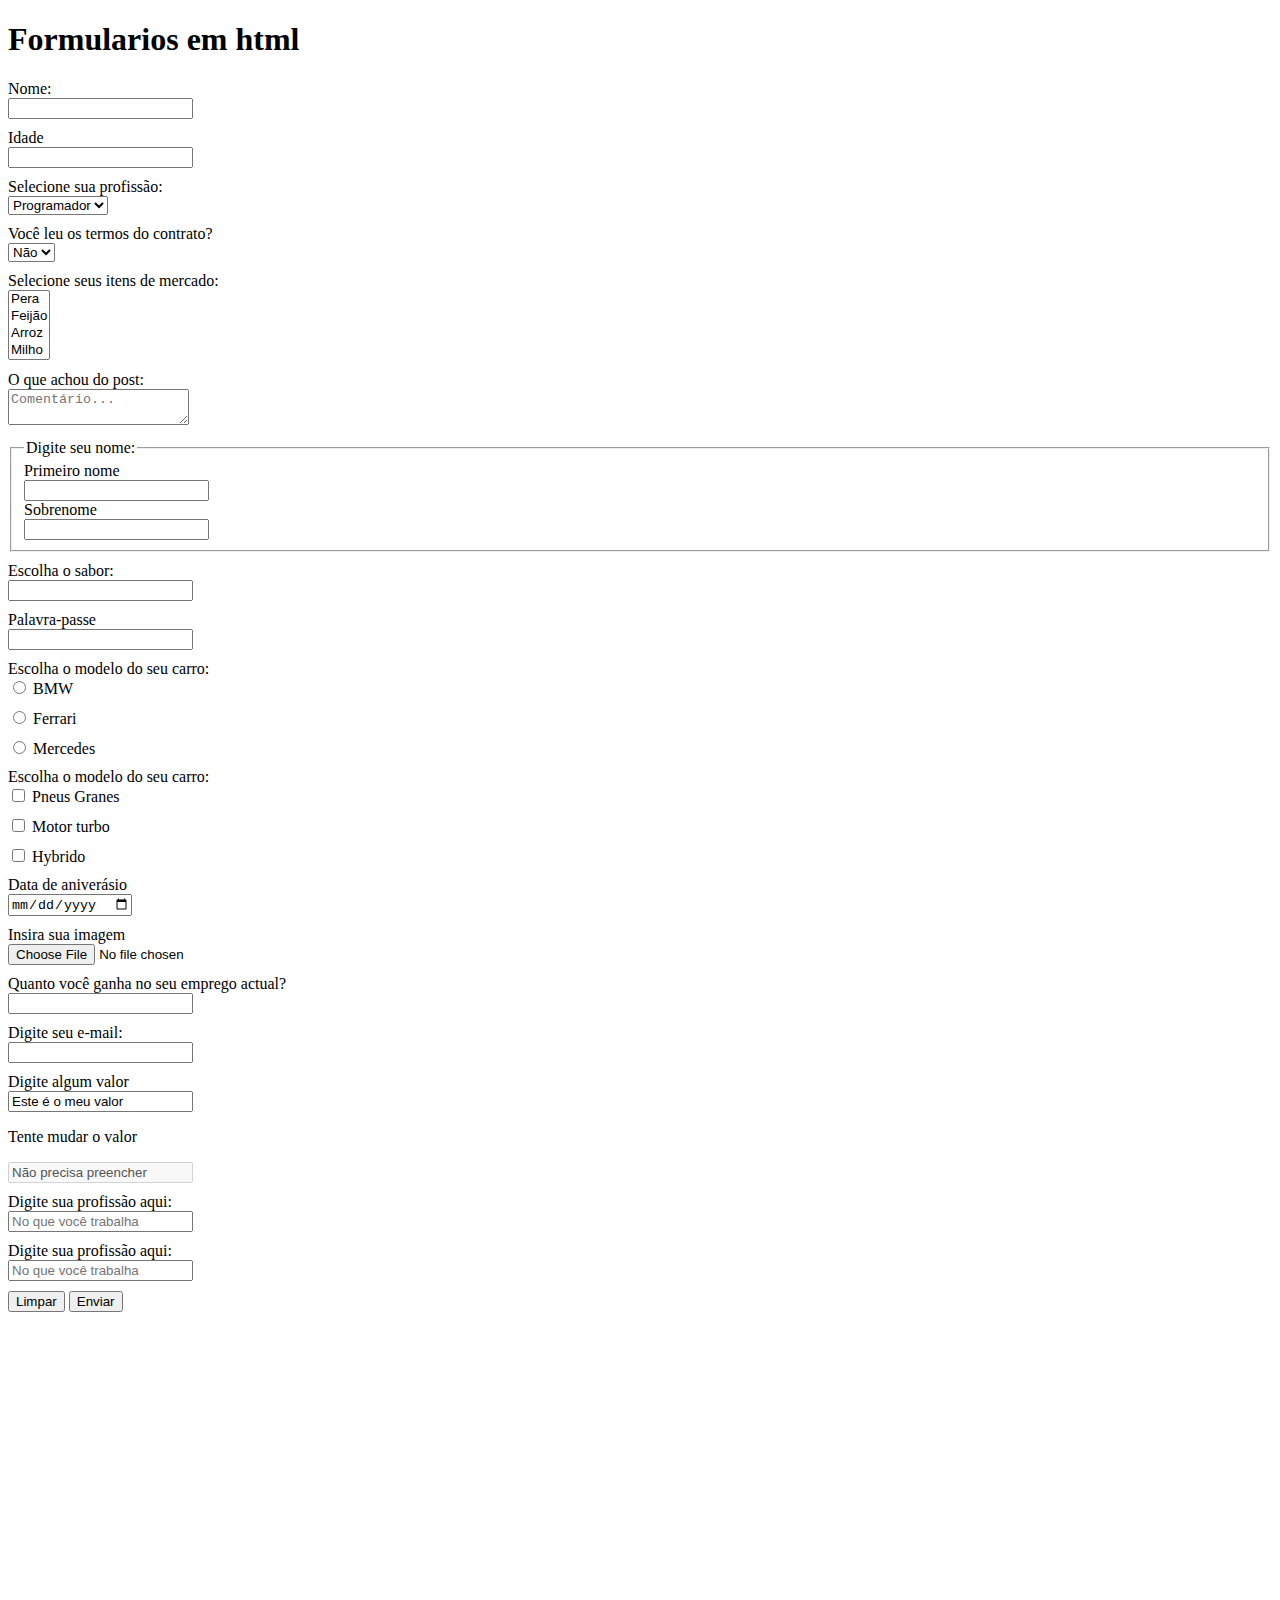
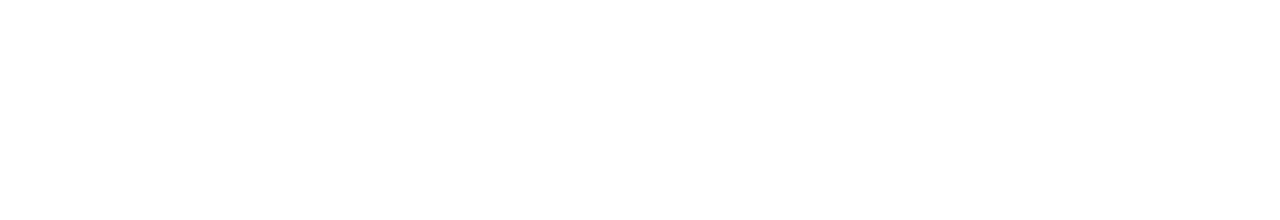
<file: 5_forms/index.html>
<!DOCTYPE html>
<html lang="en">
<head>
    <meta charset="UTF-8">
    <meta http-equiv="X-UA-Compatible" content="IE=edge">
    <meta name="viewport" content="width=device-width, initial-scale=1.0">
    <title>Fomulários</title>
    <link rel="stylesheet" href="css/style.css">
</head>
<body>
    <h1>Formularios em html</h1>
    <!-- 1 - Formulário -->
    <!-- 2 - Atributo do formulário-->
    <form action="register.php" method="GET">
        <div>
            <label>Nome:</label>
            <input type="text">
        </div>
        
        <!-- 3 - Atributo name -->
        <div>
            <!-- 4 - Atributo da label -->
            <label for="ege">Idade</label>
            <input type="text" name="ege">            
        </div>

        <!-- 6 - Select -->
        <div>
            <label for="job">Selecione sua profissão:</label>
            <select name="job">
                <option value="programador">Programador</option>
                <option value="tester">Tester/QA</option>
                <option value="devops">DevOps</option>
            </select>
        </div>

        <!-- 7 - Selected -->
        <div>
            <label for="contract">Você leu os termos do contrato?</label>
            <select name="contract">
                <option value="sim">Sim</option>
                <option value="nao" selected>Não</option>
            </select>
        </div>

        <!-- 8 - Select -->
        <div>
            <label for="job">Selecione seus itens de mercado:</label>
            <select name="items" multiple>
                <option value="pera">Pera</option>
                <option value="feijao">Feijão</option>
                <option value="arroz">Arroz</option>
                <option value="milho">Milho</option>
            </select>
        </div>

        <!-- 9 - Textarea -->
        <div>
            <label for="comment">O que achou do post:</label>
            <textarea name="comment" placeholder="Comentário..."></textarea>
        </div>

        <!-- 10 - Fieldset e legenf -->
        <div>
            <fieldset>
                <legend>Digite seu nome:</legend>
                <label for="firstname">Primeiro nome</label>
                <input type="text" name="firstname">
                <label for="lastname">Sobrenome</label>
                <input type="text" name="Sobrenome">
            </fieldset>
        </div>

        <!-- 11 - Datalist -->
        <div>
            <label for="flavor">Escolha o sabor:</label>
            <input type="text" list="flavors" name="flavor">

            <datalist id="flavors">
                <option value="Cereja"></option>
                <option value="Morango"></option>
                <option value="Abacachi"></option>
                <option value="Chocolate"></option>
            </datalist>
        </div>

        <!-- 12 - Input para senha -->
        <div>
            <label for="password">Palavra-passe</label>
            <input type="password" name="password">
        </div>

        <!-- 13 - Radio-bottom -->
        <div>
            <label for="car-model">Escolha o modelo do seu carro:</label>
            <div class="radio">
                <input type="radio" value="bmw" name="car_model">
                <label for="bmv">BMW</label>
            </div>
            <div class="radio">
                <input type="radio" value="ferrari" name="car_model">
                <label for="ferrari">Ferrari</label>
            </div>
            <div class="radio">
                <input type="radio" value="Mercedes" name="car_model">
                <label for="Mercedes">Mercedes</label>
            </div>
        </div>

        <!-- 15 - Checkbox -->
        <div>
            <label for="car-model">Escolha o modelo do seu carro:</label>
            <div class="radio">
                <input type="checkbox" value="big_tires" name="optionals[]">
                <label for="big_tires">Pneus Granes</label>
            </div>
            <div class="radio">
                <input type="checkbox" value="turbo_engine" name="optionals[]">
                <label for="turbo_engine">Motor turbo</label>
            </div>
            <div class="radio">
                <input type="checkbox" value="hybrid" name="optionals[]">
                <label for="hybrid">Hybrido</label>
            </div>
        </div>

        <!-- 16 - Date -->
        <div>
            <label for="birthday">Data de aniverásio</label>
            <input type="date" name="birthday" >
        </div>
        
        <!-- 17 - Enviar ficheiros -->
        <div>
            <label for="image">Insira sua imagem</label>
            <input type="file" name="image">
        </div>

        <!-- 18 - Number -->
        <div>
            <label for="salary">Quanto você ganha no seu emprego actual?</label>
            <input type="number" name="salary">
        </div>

        <!-- 19 - emails-->
        <div>
            <label for="emails">Digite seu e-mail:</label>
            <input type="email" name="email">
        </div>

        <!-- 20 - Value -->
        <div>
            <label for="values">Digite algum valor</label>
            <input type="text" name="values" value="Este é o meu valor">
        </div>

        <!-- 21 - disable-->
        <div>
            <p>Tente mudar o valor</p>
            <input type="text" value="Não precisa preencher" disabled>
        </div>

        <!-- 22 - Placeholder-->
        <div>
            <label for="job">Digite sua profissão aqui:</label>
            <input type="text" name="job" placeholder="No que você trabalha">
        </div>

        <!-- 23 - Requered -->
        <div>
            <label for="job">Digite sua profissão aqui:</label>
            <input type="text" name="job" placeholder="No que você trabalha" required>
        </div>

        <!-- 14 - Limpar formulário-->
        <input type="reset" value="Limpar">
        
        <!-- 5 - Enviar dados do formulário -->
        <input type="submit" value="Enviar">
     
    </form>
    
</body>
</html>
</file>
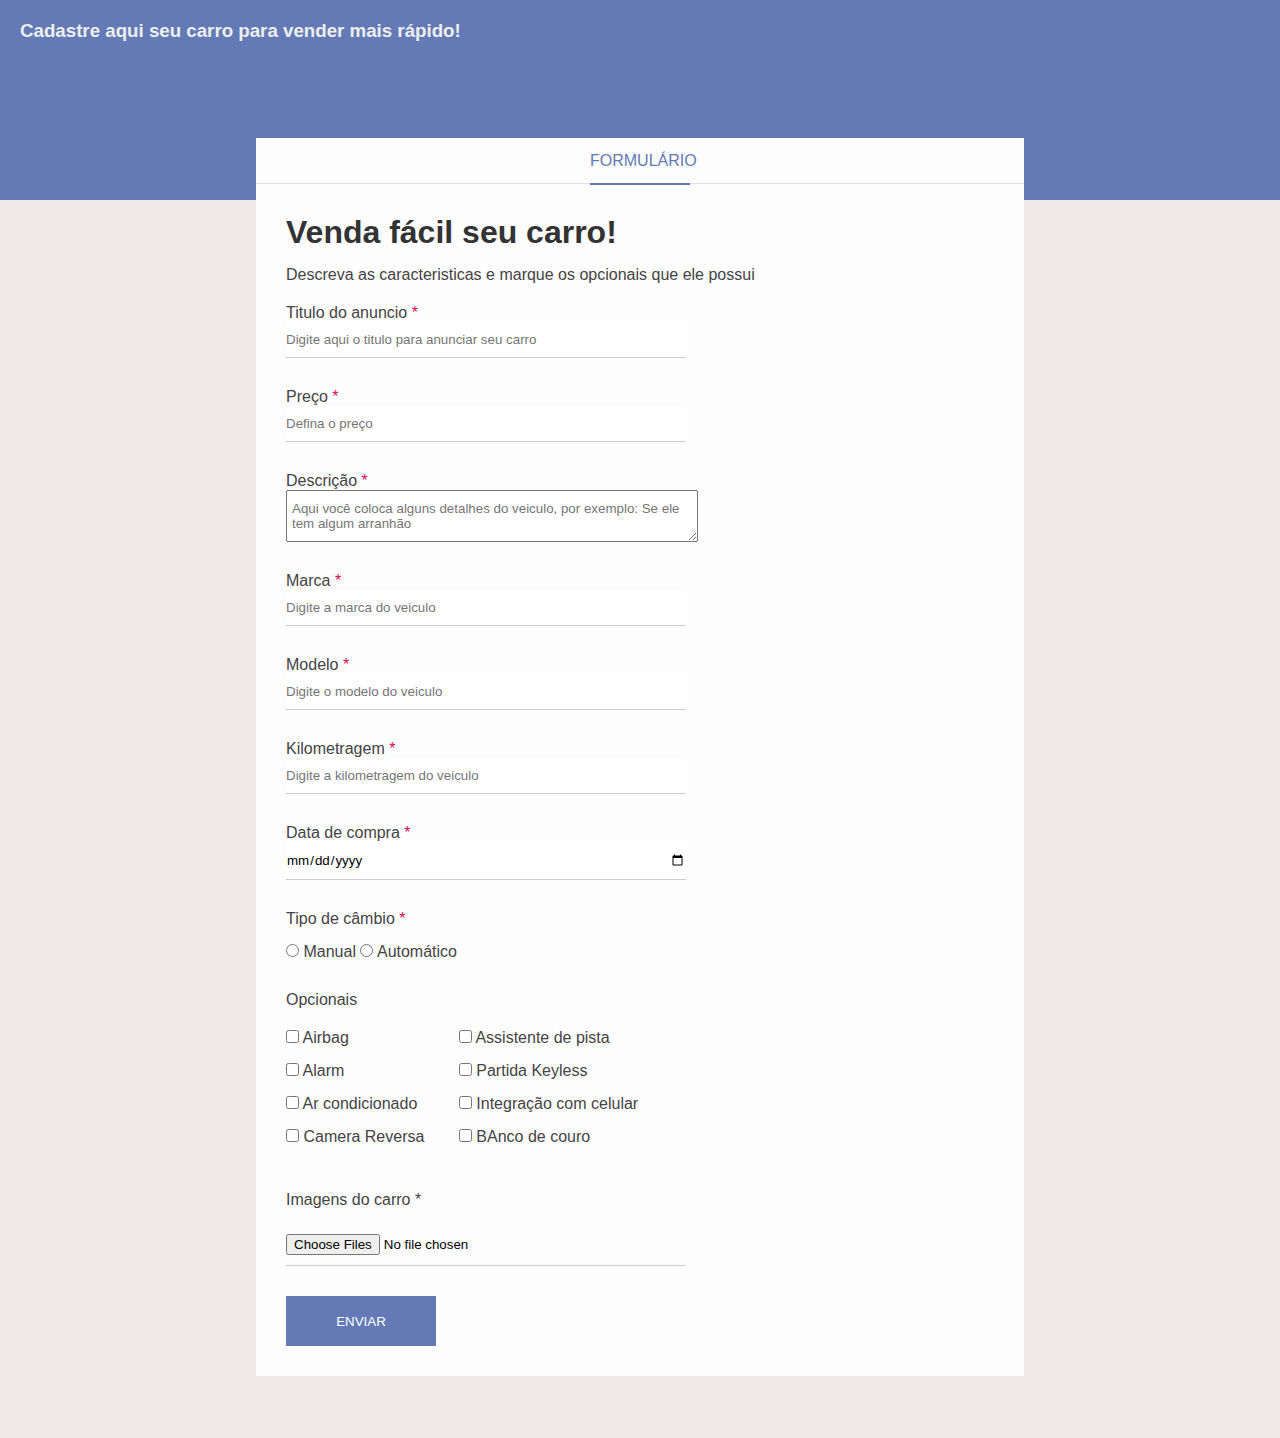
<file: 6_form_project/index.html>
<!DOCTYPE html>
<html lang="pt-br">
<head>
    <meta charset="UTF-8">
    <meta http-equiv="X-UA-Compatible" content="IE=edge">
    <meta name="viewport" content="width=device-width, initial-scale=1.0">
    <title>Formulário de venda de carros</title>
    <link rel="stylesheet" href="css/styles.css">
</head>
<body>
    <div class="container">
        <div class="header">
            <h3>Cadastre aqui seu carro para vender mais rápido!</h3>
        </div>
        <div class="form-container">
            <div class="form-header">
                <p>Formulário</p>
            </div>
            <div class="form-body">
                <h1 class="form-title">Venda fácil seu carro!</h1>
                <p>Descreva as caracteristicas e marque os opcionais que ele possui</p>
                <form action="">
                    <div class="box-input">
                        <label for="title">Titulo do anuncio <span class="required-field">*</span></label>
                        <input 
                        type="text" 
                        name="title" 
                        id="title" 
                        placeholder="Digite aqui o titulo para anunciar seu carro"
                        minlength="1"
                        maxlength="30"
                        class="block"
                        required>
                    </div>
                    
                    <div class="box-input">
                        <label for="price">Preço <span class="required-field">*</span></label>
                        <input 
                        type="number" 
                        name="price" 
                        id="price" 
                        placeholder="Defina o preço"
                        class="block"
                        required>
                    </div>

                    <div class="box-input">
                        <label for="description">Descrição <span class="required-field">*</span></label>
                        <textarea name="description" 
                        id="price" 
                        class="block"
                        placeholder="Aqui você coloca alguns detalhes do veiculo, por exemplo: Se ele tem algum arranhão"
                        required></textarea>
                    </div>

                    <div class="box-input">
                        <label for="brand">Marca <span class="required-field">*</span></label>
                        <input 
                        type="text" 
                        name="brand" 
                        id="brand" 
                        placeholder="Digite a marca do veiculo"
                        class="block"
                        required>
                    </div>

                    <div class="box-input">
                        <label for="model">Modelo <span class="required-field">*</span></label>
                        <input 
                        type="text" 
                        name="model" 
                        id="model" 
                        placeholder="Digite o modelo do veiculo"
                        class="block"
                        required>
                    </div>

                    <div class="box-input">
                        <label for="mileage">Kilometragem <span class="required-field">*</span></label>
                        <input 
                        type="text" 
                        name="mileage" 
                        id="mileage" 
                        placeholder="Digite a kilometragem do veiculo"
                        class="block"
                        required>
                    </div>

                    <div class="box-input">
                        <label for="purchase_date">Data de compra <span class="required-field">*</span></label>
                        <input 
                        type="date" 
                        name="purchase_date" 
                        id="purchase_date" 
                        class="block"
                        required>
                    </div>

                    <div class="box-input">
                        <p>Tipo de câmbio <span class="required-field">*</span></p>
                        <input type="radio" id="manual" name="gear">
                        <label for="manual">Manual</label>
                        <input type="radio" id="auto" name="gear">
                        <label for="auto">Automático</label>
                    </div>

                    <div class="optional-box">
                        <p>Opcionais</p>
                        <ul class="optional-list">
                            <li>
                                <input 
                                type="checkbox"
                                id="airbag"
                                name="optional[]"   
                                value="airbag">

                                <label for="airbag">Airbag</label>
                            </li>
                            <li>
                                <input 
                                type="checkbox"
                                id="alarm"
                                name="optional[]"   
                                value="alarm">

                                <label for="alarm">Alarm</label>
                            </li>
                            <li>
                                <input 
                                type="checkbox"
                                id="ac"
                                name="optional[]"   
                                value="ac">

                                <label for="ac">Ar condicionado</label>
                            </li>
                            <li>
                                <input 
                                type="checkbox"
                                id="reverse_camera"
                                name="optional[]"   
                                value="reverse_camera">
                                <label for="reverse_camera">Camera Reversa</label>
                            </li>
                        </ul>
                    </div>

                    <div class="optional-box">
                        <ul class="optional-list">
                            <li>
                                <input 
                                type="checkbox"
                                id="lane_assist"
                                name="optional[]"   
                                value="lane_assist">

                                <label for="lane_assist">Assistente de pista</label>
                            </li>
                            <li>
                                <input 
                                type="checkbox"
                                id="keyless"
                                name="optional[]"   
                                value="keyless">

                                <label for="keyless">Partida Keyless</label>
                            </li>
                            <li>
                                <input 
                                type="checkbox"
                                id="smartphone"
                                name="optional[]"   
                                value="smartphone">

                                <label for="smartphone">Integração com celular</label>
                            </li>
                            <li>
                                <input 
                                type="checkbox"
                                id="leather_seat"
                                name="optional[]"   
                                value="leather_seat">
                                <label for="leather_seat">BAnco de couro</label>
                            </li>
                        </ul>
                    </div>

                    <div class="box-input">
                        <p>Imagens do carro <span class="required-file">*</span></p>
                        <input 
                        type="file"
                        multiple
                        accept="image/png image/jpg"
                        id="images"
                        name="images"
                        required>
                    </div>
                    
                    <input type="submit" value="Enviar" class="btn-submit">
                </form>
            </div>
        </div>
    </div>
</body>
</html>
</file>
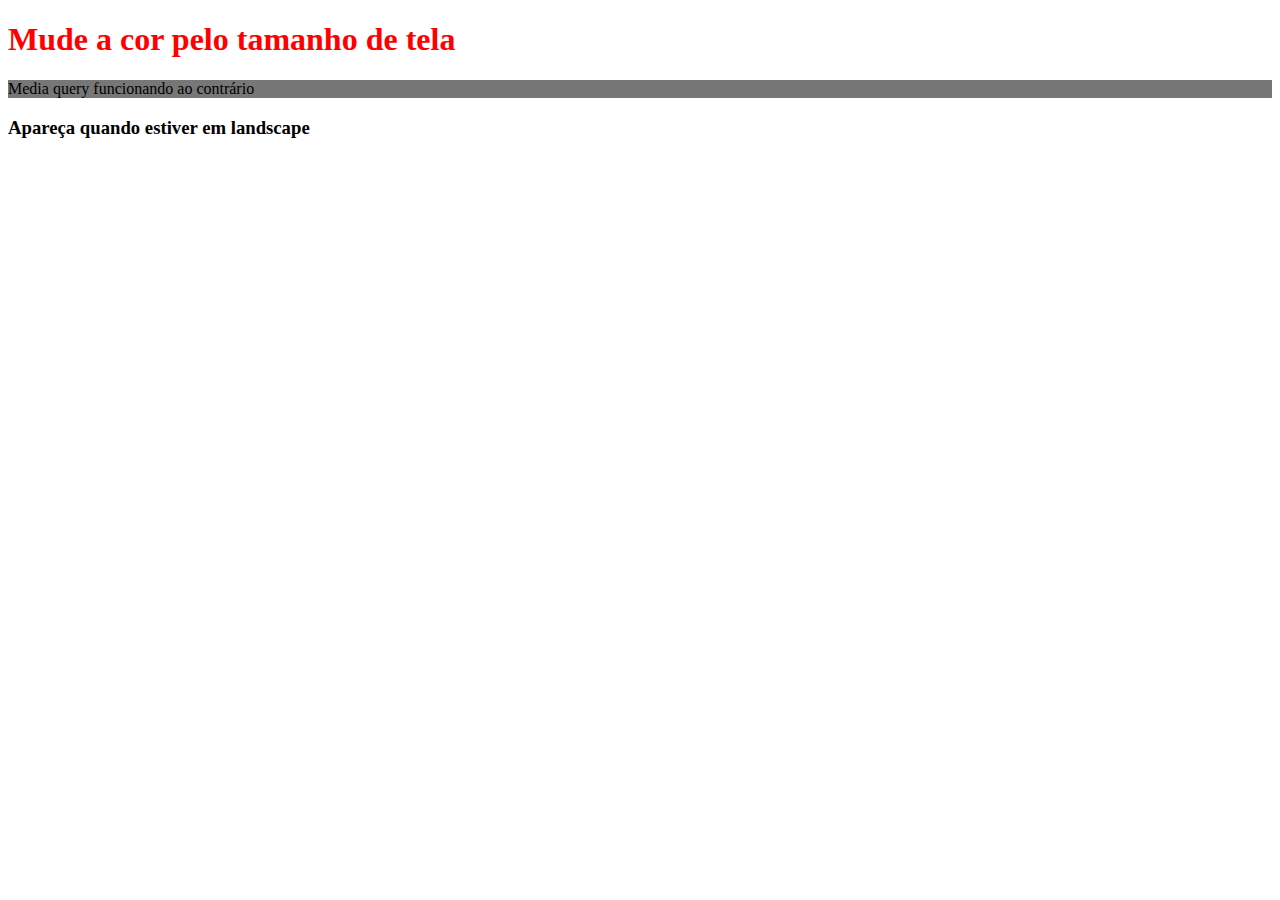
<file: 7_responsividade/index.html>
<!DOCTYPE html>
<html lang="en">
<head>
    <meta charset="UTF-8">
    <meta http-equiv="X-UA-Compatible" content="IE=edge">
    <!-- 1 - Meta tag de responsividade-->
    <meta name="viewport" content="width=device-width, initial-scale=1.0">
    <title>Document</title>
    <link rel="stylesheet" href="css/styles.css">
</head>
<body>
    <!-- 2 - Media query -->
    <h1>Mude a cor pelo tamanho de tela</h1>

    <!-- 3 - min - width -->
    <p>Media query funcionando ao contrário</p>

    <!-- 4 - Landscape -->
    <h3>Apareça quando estiver em landscape</h3>
</body>
</html>
</file>
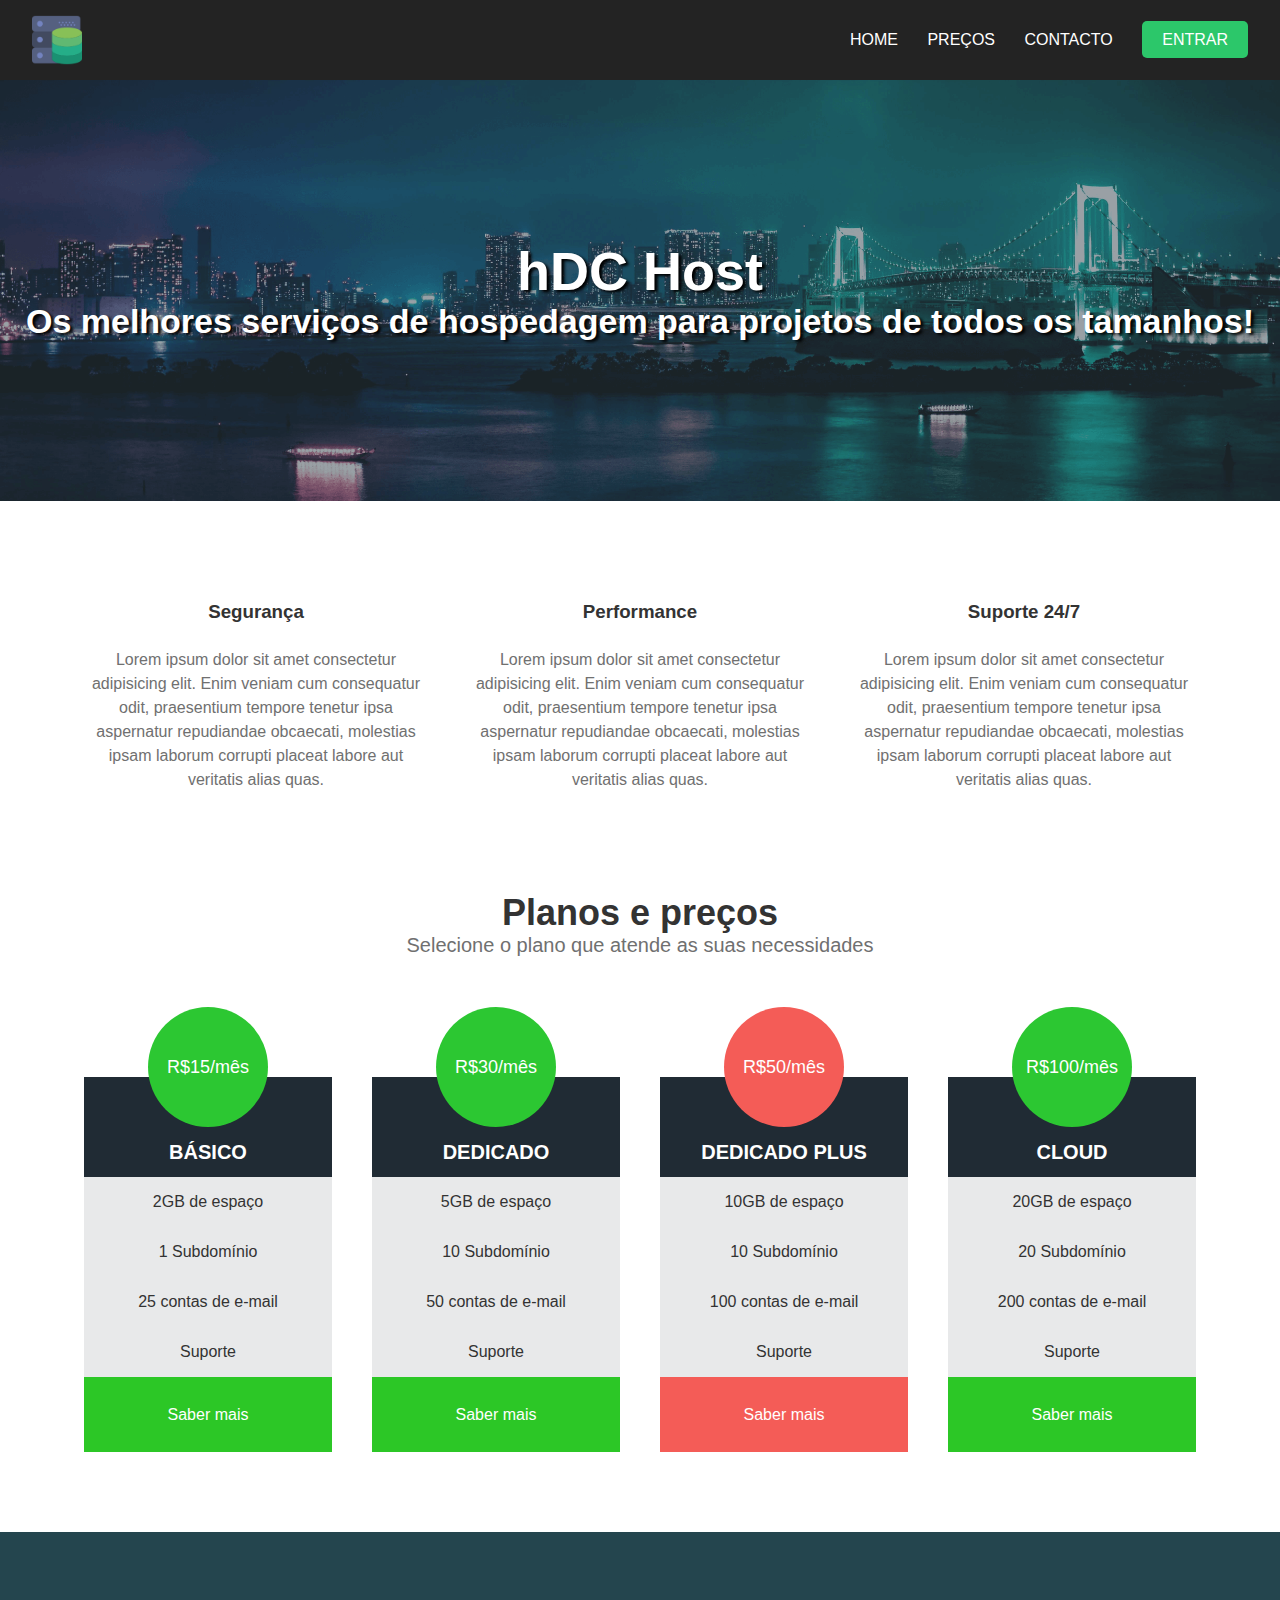
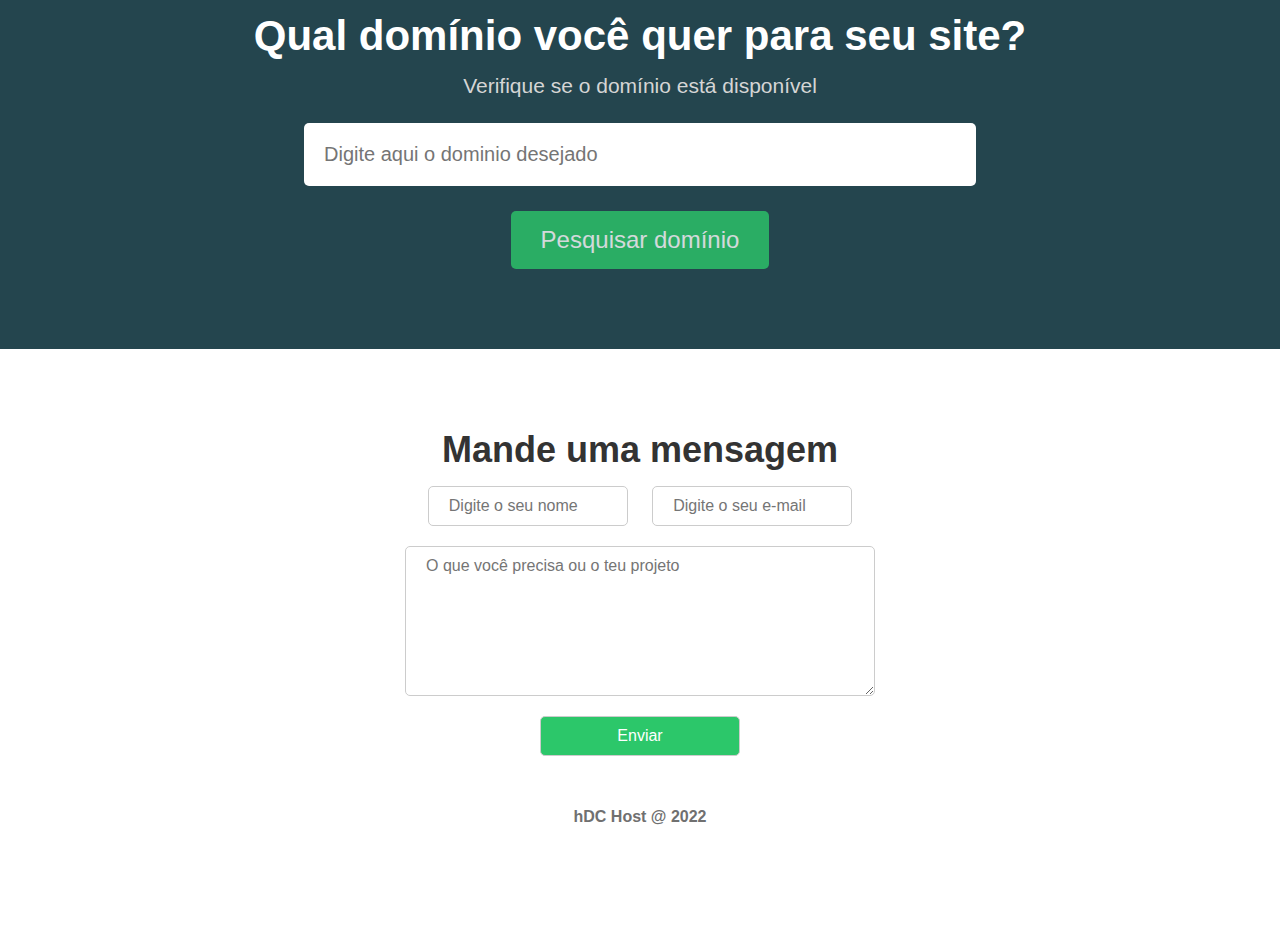
<file: 8_hdc_host/index.html>
<!DOCTYPE html>
<html lang="pt-br">
<head>
    <meta charset="UTF-8">
    <meta http-equiv="X-UA-Compatible" content="IE=edge">
    <meta name="viewport" content="width=device-width, initial-scale=1.0">
    <title>HDC Host</title>
    <!-- Icones -->
    <link rel="stylesheet" href="https://cdnjs.cloudflare.com/ajax/libs/font-awesome/6.3.0/css/all.min.css" 
    integrity="sha512-SzlrxWUlpfuzQ+pcUCosxcglQRNAq/DZjVsC0lE40xsADsfeQoEypE+enwcOiGjk/bSuGGKHEyjSoQ1zVisanQ==" 
    crossorigin="anonymous" 
    referrerpolicy="no-referrer" />
    <!--Estilos css-->
    <link rel="stylesheet" href="css/styles.css">
</head>
<body>
    <div class="container">
        <div class="navbar-container">
            <nav>
                <a href="#">
                <img src="img/hdchostlogo.png" alt="hdc Host" class="logo">
                </a>
                <ul class="navbar-items">
                    <li><a href="#">Home</a></li>
                    <li><a href="#">Preços</a></li>
                    <li><a href="#">Contacto</a></li>
                    <li><a href="#" class="default-btn">Entrar</a></li>
                </ul>
            </nav>
        </div>
        <main>
            <div class="main-banner">
                <h1>hDC Host</h1>
                <p>Os melhores serviços de hospedagem para projetos de todos os tamanhos!</p>
            </div>
            <section class="services-container">
                <ul>
                    <li>                        
                        <i class="fas fa-shield-alt"></i>
                        <h3>Segurança</h3>
                        <p>
                            Lorem ipsum dolor sit amet consectetur adipisicing elit. Enim veniam cum consequatur
                            odit, praesentium tempore tenetur ipsa aspernatur repudiandae obcaecati, molestias ipsam
                            laborum corrupti placeat labore aut veritatis alias quas.
                        </p>
                    </li>

                    <li>
                        <i class="fas fa-rocket"></i>
                        <h3>Performance</h3>
                        <p>
                            Lorem ipsum dolor sit amet consectetur adipisicing elit. Enim veniam cum consequatur
                            odit, praesentium tempore tenetur ipsa aspernatur repudiandae obcaecati, molestias ipsam
                            laborum corrupti placeat labore aut veritatis alias quas.
                        </p>
                    </li>

                    <li>
                        <i class="fas fa-comments"></i>
                        <h3>Suporte 24/7</h3>
                        <p>
                            Lorem ipsum dolor sit amet consectetur adipisicing elit. Enim veniam cum consequatur
                            odit, praesentium tempore tenetur ipsa aspernatur repudiandae obcaecati, molestias ipsam
                            laborum corrupti placeat labore aut veritatis alias quas.
                        </p>
                    </li>
                </ul>
            </section>
            <section class="pricing-container">
                <h2>Planos e preços</h2>
                <p>Selecione o plano que atende as suas necessidades</p>

                <div class="plans-container">
                    <div class="plan">
                        <ul>
                            <li class="price">R$15/mês</li>
                            <li class="plan-name">Básico</li>
                            <li>2GB de espaço</li>
                            <li>1 Subdomínio</li>
                            <li>25 contas de e-mail</li>
                            <li>Suporte</li>
                            <li class="plan-btn">Saber mais</li>
                        </ul>
                    </div>
                    <div class="plan">
                        <ul>
                            <li class="price">R$30/mês</li>
                            <li class="plan-name">Dedicado</li>
                            <li>5GB de espaço</li>
                            <li>10 Subdomínio</li>
                            <li>50 contas de e-mail</li>
                            <li>Suporte</li>
                            <li class="plan-btn">Saber mais</li>
                        </ul>
                    </div>
                    <div class="plan">
                        <ul>
                            <li class="price recommended">R$50/mês</li>
                            <li class="plan-name">Dedicado plus</li>
                            <li>10GB de espaço</li>
                            <li>10 Subdomínio</li>
                            <li>100 contas de e-mail</li>
                            <li>Suporte</li>
                            <li class="plan-btn recommended">Saber mais</li>
                        </ul>
                    </div>
                    <div class="plan">
                        <ul>
                            <li class="price">R$100/mês</li>
                            <li class="plan-name">Cloud</li>
                            <li>20GB de espaço</li>
                            <li>20 Subdomínio</li>
                            <li>200 contas de e-mail</li>
                            <li>Suporte</li>
                            <li class="plan-btn">Saber mais</li>
                        </ul>
                    </div>
                </div>
            </section>
            
            <section class="searchdomain-container">
                <h2>Qual domínio você quer para seu site?</h2>
                <p>Verifique se o domínio está disponível</p>
                <form>
                    <input 
                    type="text" 
                    id="domain" 
                    name="domain" 
                    placeholder="Digite aqui o dominio desejado"
                    >
                    <input type="submit" value="Pesquisar domínio">
                </form>
            </section>

            <section class="contact-container">
                <h2>Mande uma mensagem</h2>
                <form class="form-container">
                    <input 
                        type="name"
                        id="name"
                        name="name"
                        placeholder="Digite o seu nome"
                    >
                    <input 
                        type="email"
                        id="email"
                        name="email"
                        placeholder="Digite o seu e-mail"
                    >
                    <textarea 
                        name="message" 
                        id="message" 
                        placeholder="O que você precisa ou o teu projeto"
                    ></textarea>    
                <input type="submit" value="Enviar">
                </form>
            </section>

            <footer>
                <p>hDC Host @ 2022</p>
            </footer>
        </main>
</body>
</html>
</file>
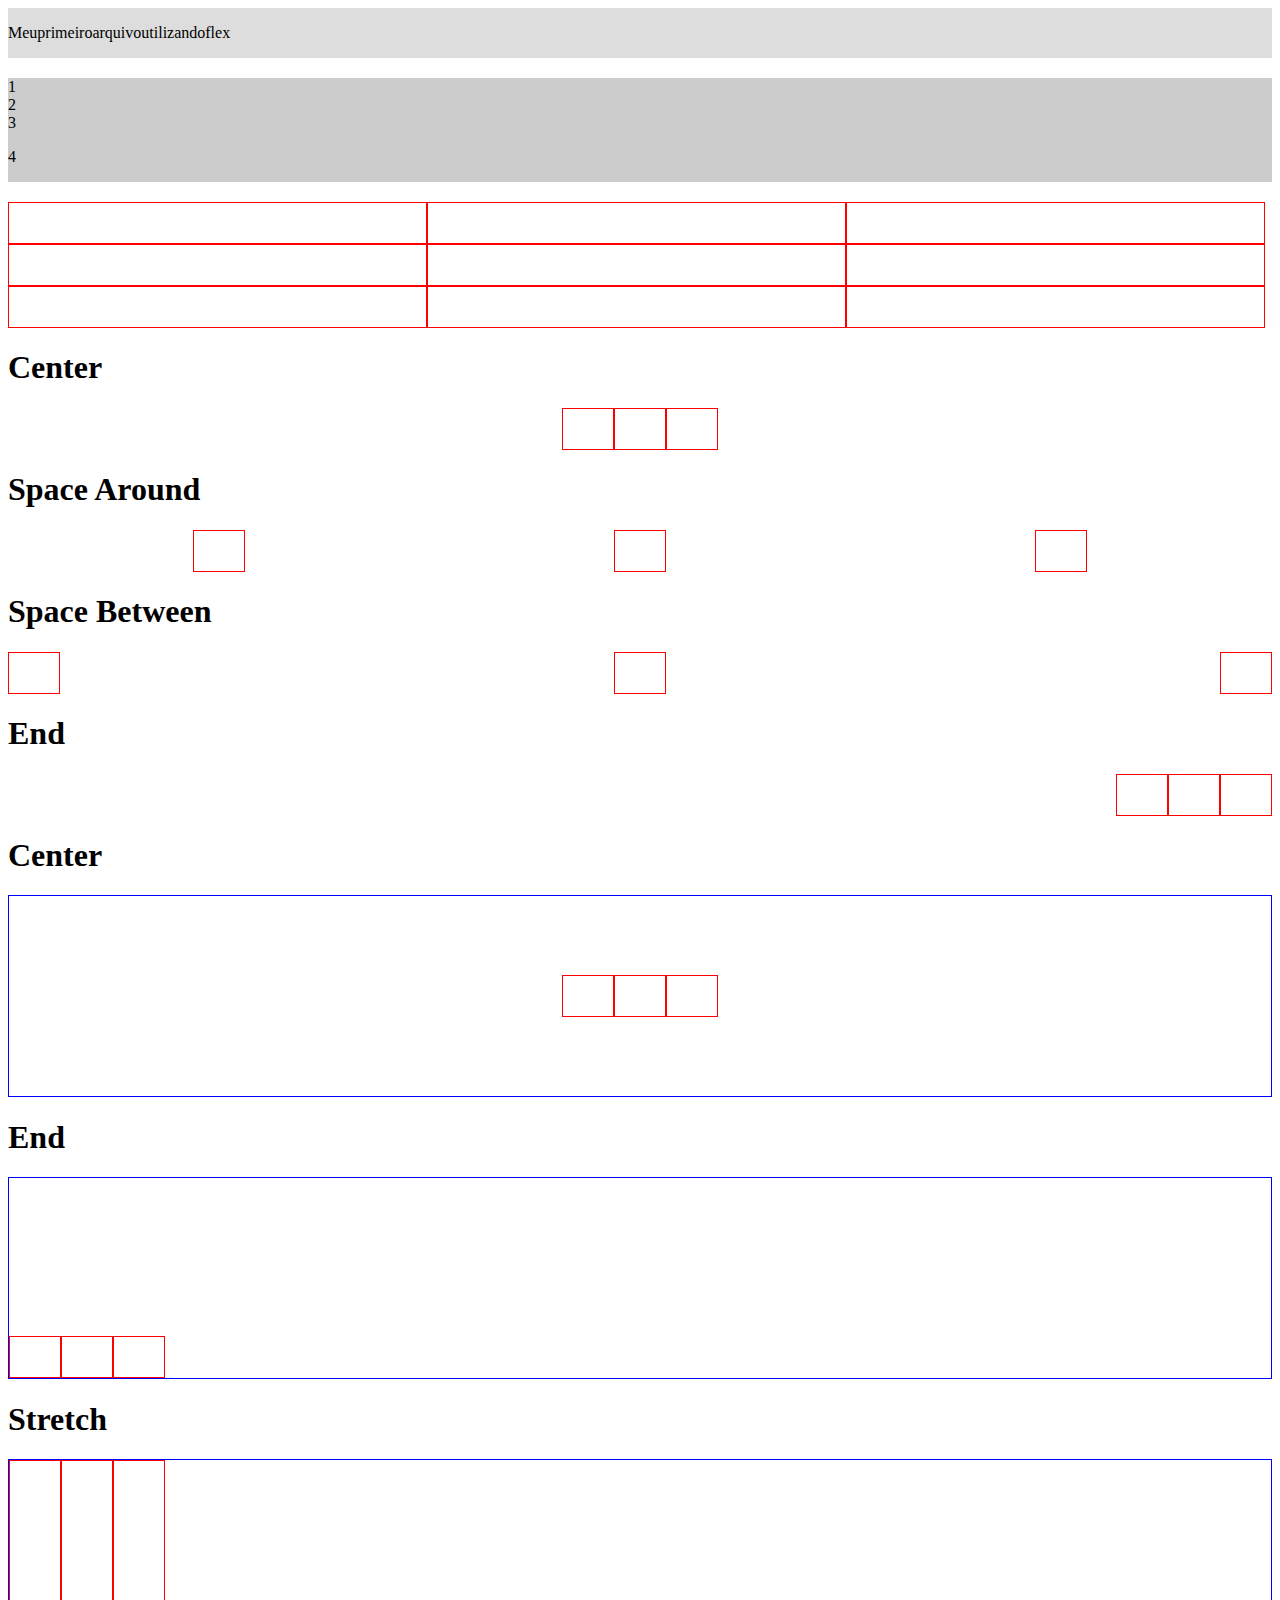
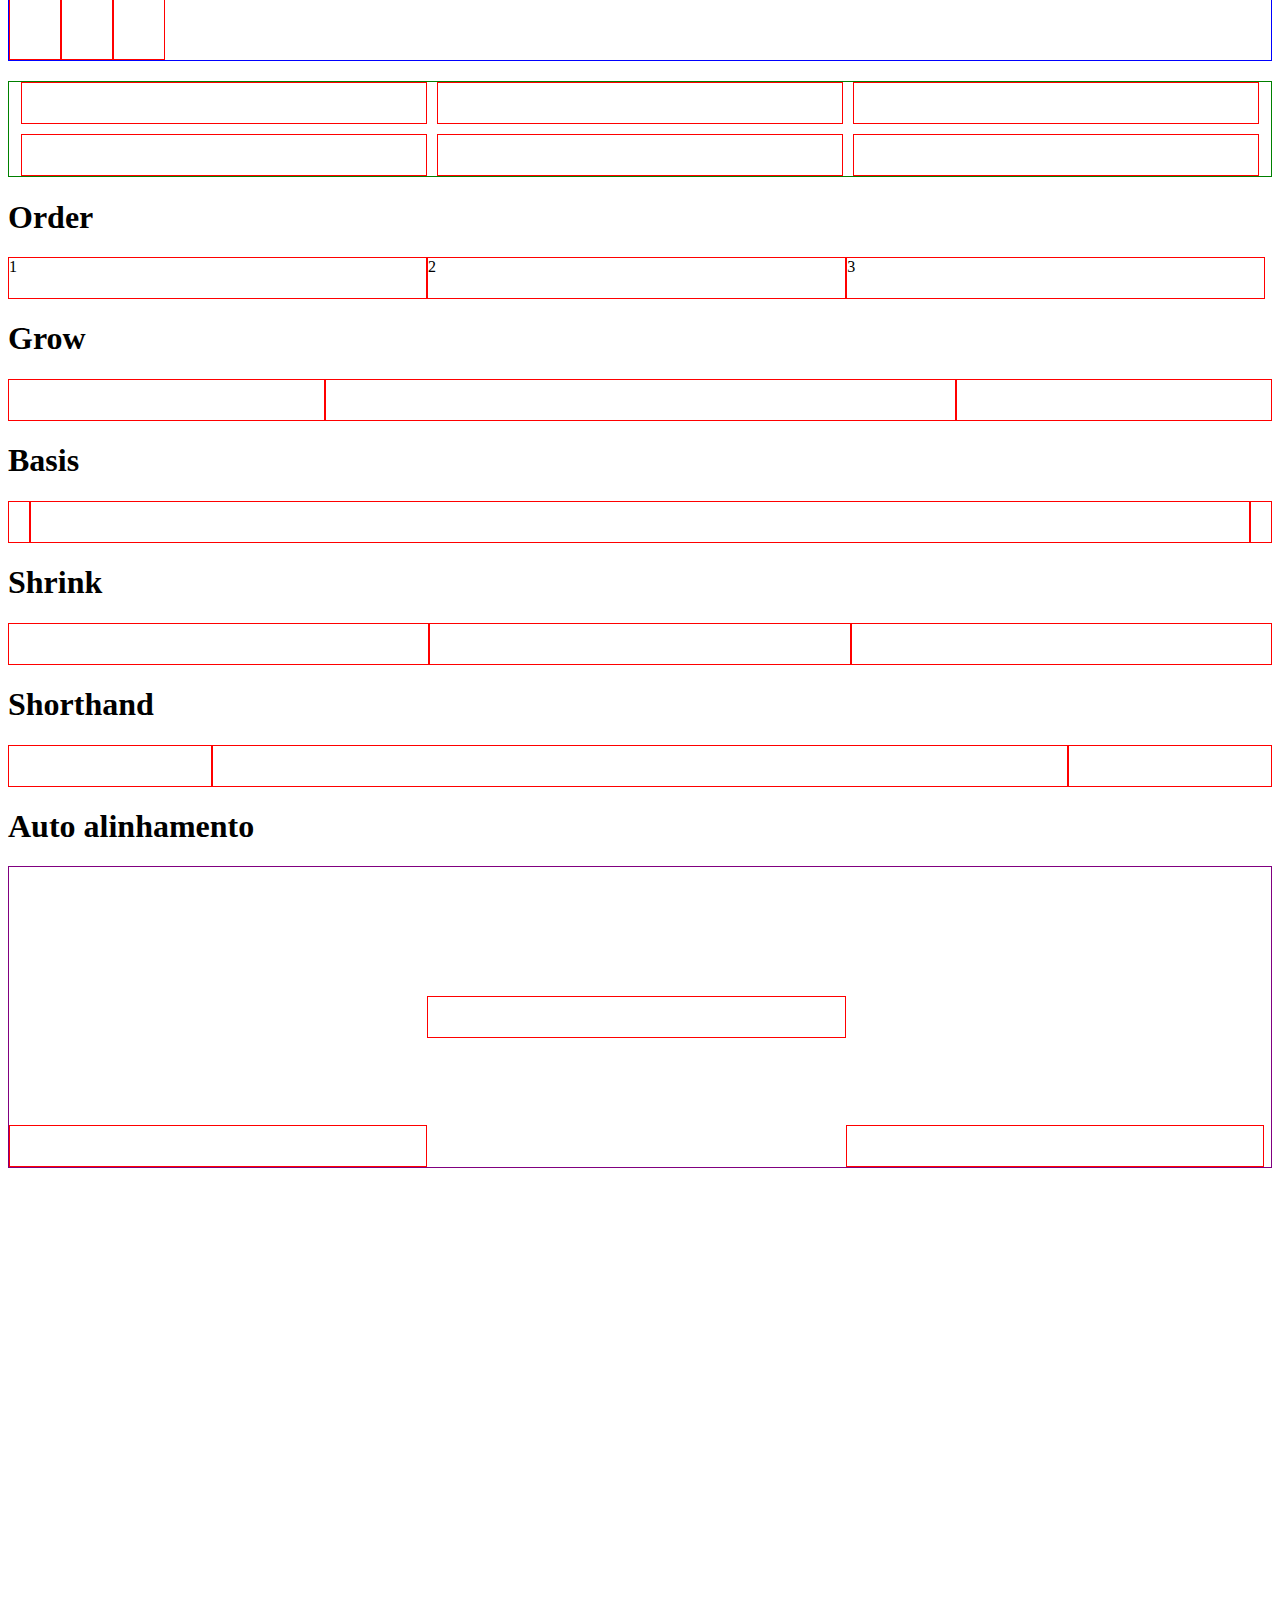
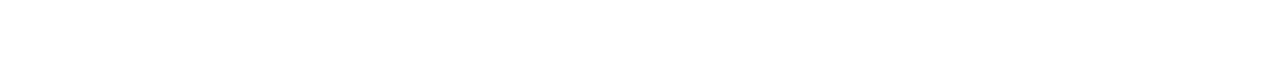
<file: 9_flexbox/index.html>
<!DOCTYPE html>
<html lang="en">
<head>
    <meta charset="UTF-8">
    <meta http-equiv="X-UA-Compatible" content="IE=edge">
    <meta name="viewport" content="width=device-width, initial-scale=1.0">
    <title>flexbox</title>
    <link rel="stylesheet" href="css/styles.css">
</head>
<body>
    <!-- 1 - flex -->
    <div class="flex">
        <p>Meu</p>
        <p>primeiro</p>
        <p>arquivo</p>
        <p>utilizando</p>
        <p>flex</p>
    </div>

    <!-- 2 - flex colunm-->
    <div class="flex-colunm">
        <span>1</span>
        <span>2</span>
        <span>3</span>
        <p>4</p>
    </div>

    <!-- 3 - flex wrap-->
    <div class="wrap">
        <div class="box"></div>
        <div class="box"></div>
        <div class="box"></div>
        <div class="box"></div>
        <div class="box"></div>
        <div class="box"></div>
        <div class="box"></div>
        <div class="box"></div>
        <div class="box"></div>
    </div>

    <!-- 4 - justify-content -->
    <h1>Center</h1>
    <div class="center">
        <div class="box"></div>
        <div class="box"></div>
        <div class="box"></div>
    </div>

    <h1>Space Around</h1>
    <div class="space-around">
        <div class="box"></div>
        <div class="box"></div>
        <div class="box"></div>
    </div>

    <h1>Space Between</h1>
    <div class="space-between">
        <div class="box"></div>
        <div class="box"></div>
        <div class="box"></div>
    </div>

    <h1>End</h1>
    <div class="end">
        <div class="box"></div>
        <div class="box"></div>
        <div class="box"></div>
    </div>

    <!-- 5 - align items -->
    <h1>Center</h1>
    <div class="align-center">
        <div class="box"></div>
        <div class="box"></div>
        <div class="box"></div>
    </div>

    <h1>End</h1>
    <div class="flex-end">
        <div class="box"></div>
        <div class="box"></div>
        <div class="box"></div>
    </div>

    <h1>Stretch</h1>
    <div class="stretch">
        <div class="box"></div>
        <div class="box"></div>
        <div class="box"></div>
    </div>

    <!-- 6 - gap -->
    <div class="gap">
        <div class="box"></div>
        <div class="box"></div>
        <div class="box"></div>
        <div class="box"></div>
        <div class="box"></div>
        <div class="box"></div>
    </div>

    <!-- 7 - Order -->
    <h1>Order</h1>
    <div class="order">
        <div class="box" id="three">3</div>
        <div class="box" id="one">1</div>
        <div class="box" id="two">2</div>
    </div>

    <!-- 8 - grow -->
    <h1>Grow</h1>
    <div class="grow">
        <div class="box"></div>
        <div class="box big"></div>
        <div class="box"></div>
    </div>

    <!-- 9 - Basis -->
    <h1>Basis</h1>
    <div class="basis">
        <div class="box"></div>
        <div class="box big"></div>
        <div class="box"></div>
    </div>

    <!-- 10 - Shrink-->
    <h1>Shrink</h1>
    <div class="shrink">
        <div class="box"></div>
        <div class="box small"></div>
        <div class="box"></div>
    </div>

    <!-- 11 - flex shorthand-->
    <h1>Shorthand</h1>
    <div class="shorthand">
        <div class="box"></div>
        <div class="box different"></div>
        <div class="box"></div>
    </div>

    <!-- 12 - Auto alinhamento -->
    <h1>Auto alinhamento</h1>
    <div class="auto-alignment">
        <div class="box"></div>
        <div class="box different"></div>
        <div class="box"></div>
    </div>

</body>
</html>
</file>
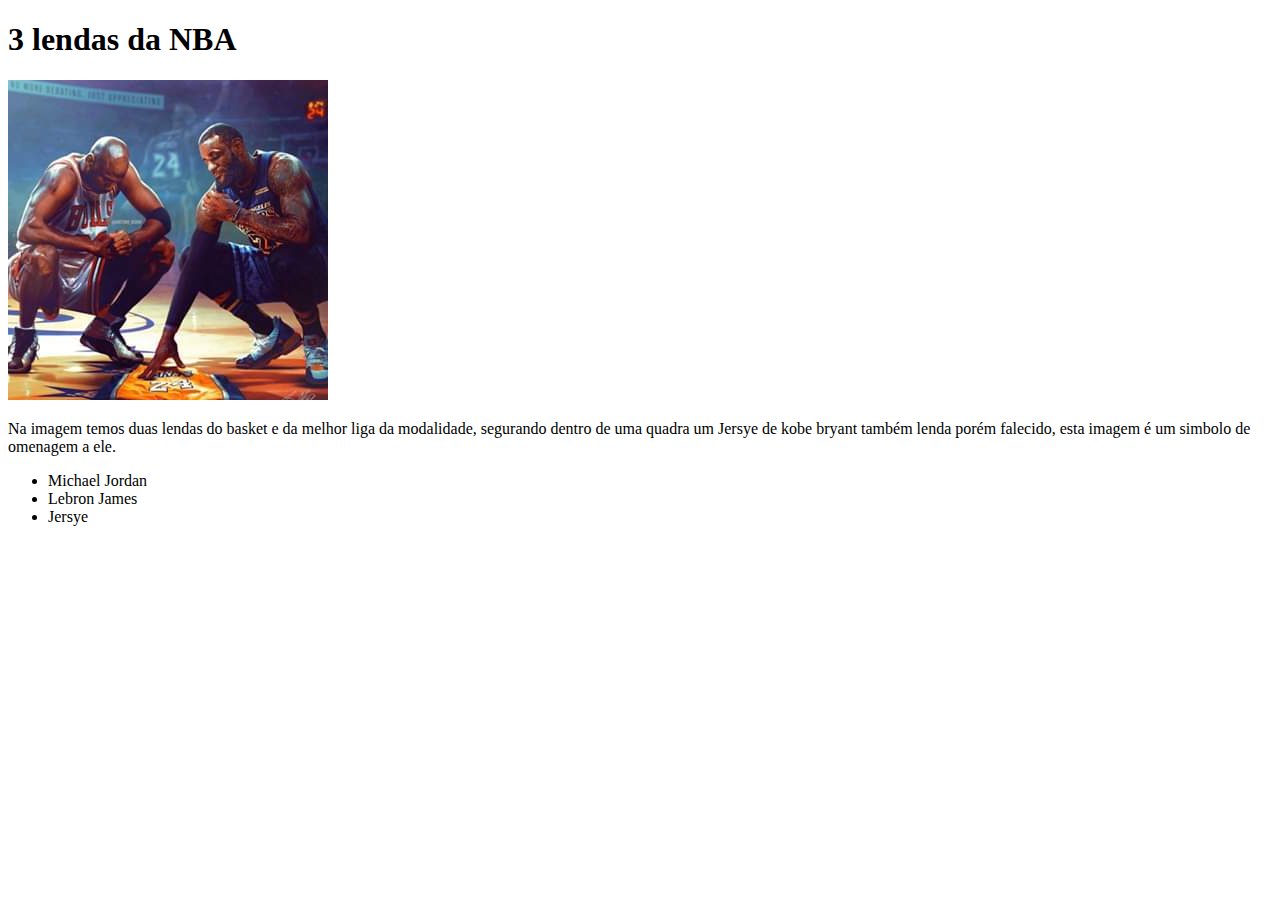
<file: 2_html/desafio.html>
<!DOCTYPE html>
<html lang="en">
<head>
    <meta charset="UTF-8">
    <meta http-equiv="X-UA-Compatible" content="IE=edge">
    <meta name="viewport" content="width=device-width, initial-scale=1.0">
    <title>GOAT's do Basket</title>
</head>
<body>
    <div>
        <h1>3 lendas da NBA</h1>
        <img src="img/84673624_1619682751520704_84998188766855168_n.jpg" alt="Michael Jordan e Lebron James segurando um Jersye de Kobe Bryant">
        <p>Na imagem temos duas lendas do basket e da melhor liga da modalidade, segurando dentro de uma quadra um Jersye de kobe bryant também lenda porém falecido, esta imagem é um simbolo de omenagem a ele.</p>
        <ul>
            <li>Michael Jordan</li>
            <li>Lebron James</li>
            <li>Jersye</li>
        </ul>
    </div>
</body>
</html>
</file>
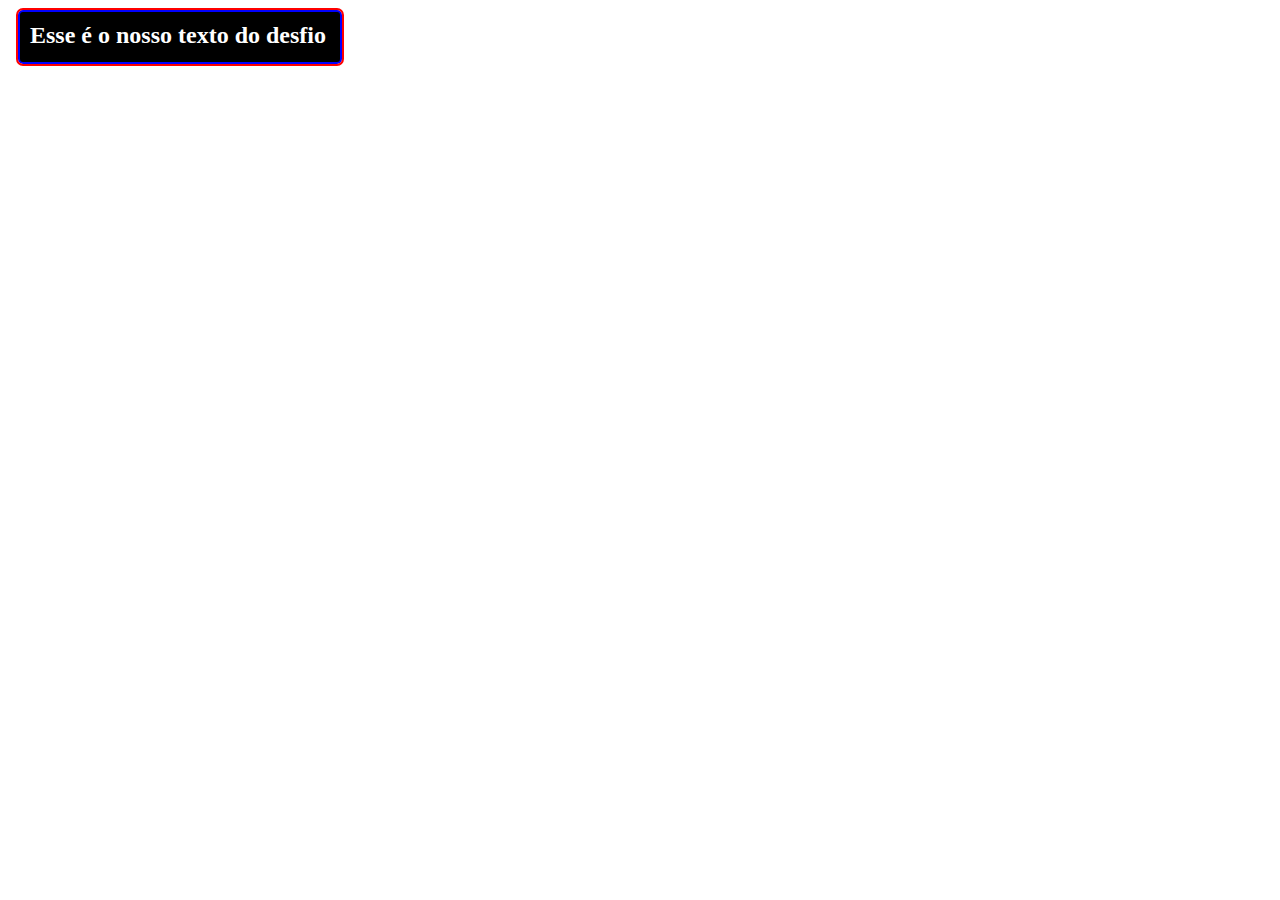
<file: 3_css/desafio2.html>
<!DOCTYPE html>
<html lang="en">
<head>
    <meta charset="UTF-8">
    <meta http-equiv="X-UA-Compatible" content="IE=edge">
    <meta name="viewport" content="width=device-width, initial-scale=1.0">
    <link rel="stylesheet" href="css/desafio.css">
    <title>Desafio 2</title>
</head>
<body>
    <div id="box-model">
        <h2 class="box-model-2">Esse é o nosso texto do desfio</h2>
    </div>
</body>
</html>
</file>
<file: 10_clone_home_Instagram/css/styles.css>
/* Geral */
*{
    margin: 0;
    padding: 0;
    box-sizing: border-box;
    font-family: Arial, Helvetica, sans-serif;
}

body{
    background-color: #fafafa;
}

/* Container */
.main-container{
    display: flex;
    margin-top: 30px;
}

#banner-container,
#form-container{
    flex: 1 1 0;
    width: 50%;
}

#banner-container{
    text-align: right;
}

#banner-container img{
    width: 100%;
    margin-right: 15px;
    margin-top: 25px;
    max-width: 380px;
}

#form-container{
    text-align: center;
}

/* Login form */
.form-box{
    background-color: #fff;
    border: 1px solid #dbdbdb;
    width: 350px;
    margin-top: 30px;
}

#logo_insta{
    width: 175px;
    height: 51px;
    margin: 30px auto 12px;
}

#login-form{
    margin-top: 30px;
}

#login-form input{
    display: block;
    font-size: 12px;
    padding: 12px 9px;
    background-color: #fafafa;
    border: 1px solid #dbdbdb;
    border-radius: 3px;
    width: 268px;
    margin: 5px auto;
}

#login-form input[type="submit"]{
    background-color: #b2dffc;
    color: #fff;
    margin-top: 15px;
    border-radius: 5px;
    height: 30px;
    font-size: 13px;
    padding: 0;
    font-weight: bold;
}

/* Separador */
.separator{
    position: relative;
}

.inline{
    border: 1px solid #dbdbdb;
    width: 268px;
    margin: 25px auto 35px;
}

.saparator span {
    position: absolute;
    text-transform: uppercase;
    color: #bbb;
    background-color: #fff;
    margin-top: -44px;
    width: 50px;
    margin-left: -25px;
    font-size: 14px;
}

/* Facebook login */
#facebook-login{
    margin-bottom: 25px;
}

#facebook-login a {
    text-decoration: none;
    color: #385185;
    display: flex;
    align-items: center;
    justify-content: center;
}

#facebook-login img{
    width: 16px;
    height: 16px;
    margin-right: 8px;
}

#facebook-login span{
    font-weight: bold;
    font-size: 13px; 
    margin-top: 1px;
}

#forgot-pass{
    margin-bottom: 20px;
    font-size: 12px;
}

#forgot-pass a{
    text-decoration: none;
    color: #373799;
}

/* Register container */
.register-container{
    background-color: #fff;
    border: 1px solid #dbdbdb;
    width: 350px;
    margin-top: 10px;
    padding: 25px;
}


.register-container p{
    font-size: 14px;
    color: #262626;
}

.register-container a{
    color: #4a95f6;
    font-weight: bold;
    text-decoration: none;
}

/* Gat app */
#get-app-container{
    text-align: center;
    width: 350px;
}

#get-app-container p{
    margin: 20px 0;
    font-size: 13px;
}

#get-app-container a{
    text-decoration: none;
}

#get-app-container img{
    width: 136px;
    height: 40px;

}

/* footer */
footer{
    text-align: center;
    width: 1000px;
    margin: 50px auto;
    display: flex;
    flex-direction: column;
    justify-content: center;
    align-items: center;
}

footer #footer-links{
    display: flex;
    list-style: none;
}

#footer-links li{
    margin-right: 10px;
}

#footer-links a,
#copyright{
    text-decoration: none;
    color: #8e8e8e;
    font-size: 12px;
}

#copyright{
    margin-top: 10px;
}

/* Mobile */
@media (max-width: 450px){
    body{
        background-color: #fff;
    }

    #banner-container{
        display: none;
    }

    .main-container,
    .form-box{
        margin-top: 0;
    }

    #form-container,
    .form-box,
    .register-container,
    #get-app-container{
        width: 100%;
        border: none;
    }

    footer{
        width: 90%;
    }

    #footer-links{
        flex-wrap: wrap;
        justify-content: center;
    }

    #footer-links{
        margin-bottom: 10px;
    }
}
</file>
<file: 12_Blog_html_semantico/css/styles.css>
*{
    margin: 0;
    padding: 0;
    font-family: georgia;
}

ul{
    list-style: none;
}

a{
    text-decoration: none;
    color: #444;
    transition: 0.4s;
}

a:hover{
    color: #37a1f7;
}

/* Na bar */
#navbar{
    padding: 1.5rem  2.5rem;
    border-bottom: 2px solid #ddd;
}

#navbar-inner{
    display: flex;
    justify-content: space-between;
    align-items: center;
    max-width: 1200px;
    margin: 0 auto;
}

#navbar-links{
    display: flex;
    gap: 1rem;
}

/* Container */
.container{
    display: flex;
    gap: 3rem;
    padding: 2rem 2.5rem;
    max-width: 1200px;
    margin: 0 auto;
}

#post-container{
    display: 3 1 0;
}

.post{
    margin-top: 2.5rem;
}

.post img{
    width: 100%;
    margin-bottom: 1rem;
}

.title,
.description,
.author{
    margin-bottom: 1rem;
}

.author{
    color: #333;
    font-weight: bold;
}

/* barra lateral */
#asidebar{
    flex: 1 1 0;
    margin-top: 2.5rem;
}

#search-bar,
#categories,
#tags{
    padding: 1.5rem;
    border: 1px solid #ddd;
    margin-bottom: 1rem;
}

#search-bar h4,
#categories h4,
#tags h4{
    margin-bottom: 1.5rem;
    font-size: 1.6rem;
}

#search-bar form{
    display: flex;
}

#search-bar input{
    padding: .5rem 1rem;
    border: 1px solid #ddd;
}

#search-bar input[type="submit"]{
    cursor: pointer;
    background-color: #37a1f7;
    color: #fff;
    border: none;
}

#categories li{
    margin-top: 1rem;
    margin-bottom: 1rem;
}

#tags-container{
    display: flex;
    flex-wrap: wrap;
    gap: .3rem;
}

#tags-container a{
    background-color: #ddd;
    padding: 0.5rem 0.7rem;
    border-radius: 0.3rem;
}

/* footer */
#footer{
    border-top: 2px solid #ddd;
    padding: 3rem;
    text-align: center;
}

#footer h2,
#footer p{
    margin-bottom: 1rem;
}

/* Responsividade */
@media(max-width: 450px){
    .container{
        flex-wrap: wrap;
    }
}
</file>
<file: 3_css/css/styles.css>
/* 4 - External CSS */
body{
    padding-bottom: 500px;
}

h3{
    color: green;
}
/*
p{
    color: blueviolet;
}
*/
/*Um comentário*/
/*Mais outro comentário*/
/*Mais um comentário*/

/* 8 - Classes */
.paragraph{
    background-color: #000;
    color: aqua;
    padding: 5px;
}

#exclusive-title{
    background-color: purple;
    color: yellow;
    padding: 10px;
    font-size: 40px;
}

#some-title{
    border-bottom: 6px solid red;
}

.titulo{
    border-bottom: 3px solid blue;
}
/*
h1{
    border-bottom: 2px solid green;
}
*/

/* Nome */

.name-colors{
    color: crimson;
}

.hex{
    color: #55e300;
}

.hex-2{
    color: #ab11cd;
}

/* Mais sobre hex */

.simple-hex{
    color: #aaa;
}

.simple-hex2{
    color: #11dd33;
}

/* RGB */
.rgb{
    color: rgb(255, 0, 0);
}

.mixed-rgb{
    color: rgb(100, 90, 15);
}

/* RGBA */
.rgba{
    color: rgba(150, 100, 50, 0.1);
}

/* HLS */
.hsl{
    color: hsl(100, 50%, 50%);
}

.hsl-2{
    color: hsl(199, 56%, 26%);
}

/* Background - color */

.bg{
    background-color: #000;
    color: rgb(100, 90, 15);
}

.bg-2{
    background-color: blue;
    color: rgba(150, 100, 50, 1.5);
}

.bg-opacity{
    background-color: #aaa;
    color: #000;
    opacity: 0.2;
}

.bg-opacity-2{
    background-color: #1d1b1d;
    color: #120035;
    opacity: 0.8;
}

/* RGBA opacity */

.rgba-opacity{
    background-color: rgba(90, 120, 20, 0.3);
    color:#000
}

/* Background-image */

.bg-image{
    background-image: url("../img/85393.png");
    padding: 10px;
    color: white
}

/* Centralizando imagem de background */

.not-centered-bg, .centered-bg{
    height: 400px;
    width: 400px;
    background-image: url("../img/111719.jpg");
}

.centered-bg{
    background-position: center;
    background-size: cover;
}

/* Altura e largura */

.height-width{
    height: 200px;
    width: 100px;
    background-color: red;
}

.height-width-2{
    height: 300px;
    background-color: rgb(75, 64, 64);
}

/* Padding */

.without-padding, .padding{
    background-color: #1d1b1d;
    color: white;
}

.padding{
    background-color: #5f5e5f;
    color: white;
    padding: 10px;
}

.padding-individual{
    background-color: #1d1b1d;
    color: white;
    padding-top: 5px;
    padding-left: 10px;
    padding-right: 20px;
    padding-bottom: 40px;
}

/* Shorthand padding */

.shorthand-padding{
    background-color: #222;
    color: white;
    padding: 10px 20px 30px 40px;
}

.shorthand-padding-2{
    background-color: rgb(138, 135, 135);
    color: white;
    padding: 10px 20px;
}

/* Padding com width */
.withot-border-box{
    background-color: #222;
    color: white;
    width: 400px;
    padding: 50px;
}

.border-box{
    background-color: #444;
    color: white;
    width: 400px;
    padding: 50px;
    box-sizing: border-box;
}

/* Border */
.border{
    border: 5px solid red;
    padding: 10px;
}

.border-2{
    border: 2px dotted rgb(141, 59, 59);
    padding: 10px;
}

/* Bordas individuais */
.border-left{
    background-color: #444;
    color: #000;
    border-left: 2px solid red;
    padding: 10px;
}

.border-botton{
    background-color: #444;
    color: #000;
    border-bottom: 5px double red;
    padding: 10px;
}

/* Border-radious */
.border-radious{
    background-color: #000;
    color: blue;
    border: 2px solid blue;
    padding: 10px;
    border-radius: 5px;
}

.border-radious-2{
    background-color: #000;
    color: blue;
    padding: 10px;
    border-radius: 5px;
}

/* Margem */

.margin{
    margin: 10px;
    background-color: #1d1b1d;    
}

.margin-left{
    margin-left: 10px;
    background-color: #222;
    padding: 10px;
}

.margin-shorthand{
    margin: 10px 20px 30px 40px;
    background-color: #444;
}

/* Box model */
.box-model{
    margin: 10px;
    border: 1px solid black;
    padding: 10px;
    border-radius: 5px;
    width: 100px;
    height: 100px;
}

/* Desafio 3 */

#box-model-challenge{
    margin: 10px;
    padding: 10px;
    border: 3px solid blueviolet;
    outline: 3px solid red;
    background-color: #120035;
}

.challenge-title{
    background-color: #000;
    color: white;
    border: none;
}

/* Text-align */
.text-align{
    text-align: right;
}

.container-text{
    text-align: center;
    width: 300px;
    border: 1px solid black;
}

/* Text decoration */

.underline{
    text-decoration: underline;
}

.line-through{
    text-decoration: line-through;
}

.without-underline{
    text-decoration: none;
}

/* Text transform */

.upper{
    text-transform: uppercase;
}

.lower{
    text-transform: lowercase;
}

/* Latter spacing */

.spacing{
    letter-spacing: 5px;
}

/* Font-family */

.serif{
    font-family: georgia;
}

.sans-serif{
    font-family: sans-serif;
}

.monosppace{
    font-family: monospace;
}

.cursive{
    font-family: cursive;
}

.fantasy{
    font-family: fantasy;
}

/* fonte- style */

.italico{
    font-style: italic;
}

.obliquo{
    font-style: oblique;
}

/* fonte weight */

.thin, .bold, .bolder{
    font-family: helvetica;
}

.thin{
    font-weight: 100px;
}

.bold{
    font-weight: 600;
}

.bolder{
    font-weight: 900;
}

/* fonte-size */

.small{
    font-size: 6px;
}

.large{
    font-size: 60px;
}

/* display */
.inline-block{
    width: 50px;
    height: 50px;
    background-color: #333;
    color: white;
    margin: 10px;
    display: inline-block;
}

.block{
    background-color: #120035;
    color: white;
    margin: 10px;
    display: block;
    padding: 10px;
}

/* Static */

.static{
    position: static;
    background-color: #000;
    color: white;
    width: 300px;
    height: 200px;
}

/* Relative */

.relative{
    position: relative;
    background-color: rgb(126, 16, 199);
    color: white;
    width:100px;
    height: 100px;
    top: 100px;
    left: 40px;
}

.absolute{
    position: absolute;
    background-color: rgb(126, 16, 199);
    color: white;
    width:200px;
    height: 300px;
    top: 2px;
    right: 10px;
}

/* Relative com Absolute */
.relative-absolute{
    width: 300px;
    height: 300px;
    border: 1px solid red;
    margin-top: 120px;
    position: relative;
}

.absolute-1, .absolute-2{
    background-color: #444;
    height: 50px;
    width: 50px;
    position: absolute;
    margin: 0px 0px;
}

.absolute-1{
    top: 10px;
    left: 10px;
}

.absolute-2{
    bottom: 10px;
    right: 10px;
}

/* Fixed */
.fixed{
    width: 100px;
    height: 100px;
    background-color: #222;
    color: white;
    border: 1px solid red;
    position: fixed;
    top: 0px;
    right: 10px;
}

.sticky{
    width: 200px;
    height: 200px;
    background-color: rgb(117, 2, 2);
    color: white;
    border: 1px solid rgb(85, 83, 83);
    position: sticky;
    top: 0px;
}

/* z-index */
.relative-container{
    width: 300px;
    height: 300px;
    border: 1px solid red;
    position: relative;
    margin-top: 120px;
}

.absolute-3, .absolute-4, .absolute-5{
    width: 50px;
    height: 50px;
    background-color: #1d1b1d;
    top: 0px;
}

.absolute-3{
    background-color: #1d1b1d;
    top: 0px;
    position: absolute;
    z-index: 3;
}

.absolute-4{
    background-color: #222;
    top: 10px;
    left: 10px;
    position: absolute;
    z-index: 2;
}

.absolute-5{
    background-color: #333;
    top: 20px;
    left: 20px;
    position: absolute;
    z-index: 1;
}
</file>
<file: 3_css/css/lists.css>
ul{
    border: 1px solid blue;
    padding: 10px;
}

li{
    color: darkblue;
}
</file>
<file: 3_css/css/title.css>
/* 7 - Desafio CSS */

h4{
    background-color: magenta;
    color: white;
}
</file>
<file: 4_tributos/css/style.css>
html{
    font-family: helvetica;
    background-color: #ddd;
}

/* container */
.container{
    background-color: #fff;
    max-width: 1100px;
    position: relative;
    margin: 50px auto;
    padding: 20px 50px;   
}

/* span bold */
.bold{
    font-weight: bold;
    color: #fff;
}

/* header */
.header{
    text-align: center;
}

.main-title{
    font-size: 40px;
}

.main-paragraph{
    font-style: italic;
}

.featured-image{
    text-align: center;
    margin-top: 30px;
}

/* Biográfia */
.biography-container{
    padding: 25px 0;
    margin: 25px 0;
    border-top: 1px dashed #ddd;
    border-bottom: 1px dashed #ddd;
}

/* Container de citações */
.quotes-container{
    background-color: #ddd;
    padding: 30px;
}

.quotes-container blockquote{
    font-weight: bold;
    font-size: 30px;
}

.quotes-container p{
    font-style: italic;
}

/* Curiosidades */
.curiosities-container{
    padding: 25px 0;
    margin: 25px 0;
    border-top: 1px dashed #ddd;
    border-bottom: 1px dashed #ddd;
}

.curiosities-container li{
    height: 30px;
}

/* Segunda imagem */
.img-bold{
    font-weight: bold;
    text-align: center;
}
</file>
<file: 5_forms/css/style.css>
body{
    padding-bottom: 500px;
}

div{
    margin-bottom: 10px;
}

div input, div label{
    display: block;
}

.radio label,
.radio input,
.radio span{
    display: inline-block;
}
</file>
<file: 7_responsividade/css/styles.css>
/*media query*/

h1{
    color: red;
}

@media screen and (max-width: 500px){
    h1{
        color: blue;
    }
}


/* min-query */
p{
    background-color: red;
    color: black;
}

@media screen and (min-width: 800px){
    p{
        background-color: #777;
        color: black;
    }
}

/* landscape */

h3{
    display: none;
}

@media screen and (orientation: landscape){
    h3{
        display: block;
    }
}
</file>
<file: 8_hdc_host/css/styles.css>
/* Geral */
*{
    margin: 0px;
    padding: 0px;
    font-family: Arial, Helvetica, sans-serif;
    box-sizing: border-box;
}

h1, h2, h3{
    color: #333;
}

p{
    color: #707070;
}

/* Nav-bar */
.navbar-container{
    width: 100%;
    height: 80px;
    background-color: #232323;
    padding: 0 2rem;
}

nav{
    position: relative;
}

.logo{
    width: 50px;
    margin-top: 15px;
}

.navbar-items{
    position: absolute;
    right: 0;
    height: 80px;
    line-height: 80px;
    display: inline-block;
}

.navbar-items li{
    display: inline-block;
    text-transform: uppercase;
    margin-left: 25px;
}

.navbar-items a{
    text-decoration: none;
    color: #ffffff;
    transition: 0.5;
}

.navbar-items a:hover{
    color: #ccc;
}

.default-btn{
    background-color: #2cc76a;
    padding: 10px 20px;
    border-radius: 5px;
}

.navbar-items .default-btn:hover{
    background-color: #22bb5f;
    color: #fff;
}

/* main-banner */
.main-banner{
    background-image: url(../img/mainbanner.png);
    background-size: cover;
    background-position: center;
    padding: 10rem 0;
}

.main-banner h1,
.main-banner p{
    color: #fff;
    text-align: center;
    font-weight: bold;
    text-shadow: #000 3px 2px 3px;
}

.main-banner h1{
    font-size: 54px;
}

.main-banner p{
    font-size: 34px;
}

/* Services */
.services-container{
    padding: 5rem 0;

}

.services-container ul{
    display: flex;
    width: 90%;
    margin: 0 auto;
}

.services-container li{
    list-style: none;
    flex: 1 1 200px;
    text-align: center;
    padding: 20px;
}

.fas{
    font-size: 60px;
    margin-bottom: 5px;
}

.fa-shield-alt{
    color: #2cc76a;
}
.fa-rocket{
    color: #ef3f29;
}
.fa-comments{
    color:  #ef8f29;
}

.services-container h3{
    margin-bottom: 25px;
}

.services-container p{
    line-height: 24px;
}

/*Preços*/
.pricing-container{
    padding-bottom: 5rem;
    text-align: center;
}

.pricing-container h2{
    font-size: 36px;
}

.pricing-container p{
    font-size: 20px;
}

.plans-container{
    display: flex;
    justify-content: space-between;
    width: 90%;
    margin: 50px auto 0;
}

.plan{
    flex: 1;
    max-width: 275px;
    margin: 0 20px;
}

.plan ul{
    padding: 0px;
}

.plan li{
    list-style: none;
    height: 50px;
    line-height: 50px;
    background-color: #e8e9ea;
    color: #333;
}

.plan .price{
    width: 120px;
    height: 120px;
    border-radius: 50%;
    background-color: #2cc732;
    color: #fff;
    text-align: center;
    line-height: 120px;
    margin: 0 auto -50px;
    font-size: 18px;
    position: relative;
}

.plan .plan-name{
    text-transform: uppercase;
    font-size: 20px;
    font-weight: bold;
    color: #fff;
    background-color: #202b34;
    padding: 50px 0;
}

.plan .plan-btn{
    background-color: #2cc726;
    color: white;
    height: 75px;
    line-height: 75px;
    cursor: pointer;
}

.plan .recommended{
    background-color: #f45c57;
}

/* search-domain */
.searchdomain-container{
    background-color: #24454e;
    text-align: center;
    padding: 5rem;
}

.searchdomain-container h2{
    color: #fff;
    font-size: 42px;
    margin-bottom: 14px;
}

.searchdomain-container p{
    color: #d5d5d5;
    font-size: 21px;
    margin-bottom: 25px;
}

.searchdomain-container input{
    display: block;
    border: none;
    border-radius: 5px;
    margin: 0 auto;
}

.searchdomain-container input[type="text"]{
    width: 60%;
    padding: 20px;
    font-size: 20px;
    margin-bottom: 25px;
}

.searchdomain-container input[type="submit"]{
    background-color: #2cc76a;
    color: #fff;
    padding: 15px 30px;
    font-size: 24px;
    cursor: pointer;
    opacity: .8;
}

.searchdomain-container input[type="submit"]:hover{
    opacity: 1;
}

/* contact container */
.contact-container{
    text-align: center;
    padding: 5rem 0 2rem 0;
}

.contact-container h2{
    font-size: 36px;
    margin-bottom: 15px;
}

.contact-container p{
    font-size: 20px;
    margin-bottom: 40px;
}

.contact-container input,
.contact-container textarea{
    width: 200px;
    padding: 10px 20px;
    font-size: 16px;
    border-radius: 5px;
    border: 1px solid #ccc;
    margin: 0 10px 20px;
}

.contact-container textarea{
    display: block;
    margin: 0 auto 20px;
    width: 470px;
    height: 150px;
}

.contact-container input[type="submit"]{
    display: block;
    margin: 0 auto;
    background-color: #2cc76a;
    padding: 10px 20px;
    color: #fff;
    cursor: pointer;
}

footer{
    text-align: center;
    font-weight: bold;
    margin: 20px 0 100px;
}

/* Responsividade */

/* Small laptop a partir de 1100px */
@media (max-width: 1100px){
    .plans-container{
        width: 95%;
    }

    .plan{
        margin: 0 5px;
    }
}

/* tablet 900px */
@media (max-width: 900px){
    .main-banner p {
        font-size: 34px;
        padding: 0 5rem;
    }
}

/* celular 576*/
@media (max-width: 576px){
    html, body{
        overflow-x: hidden;
    }

    .navbar-items li{
        font-size: 12px;
        margin-left: 10px;
    }

    .main-banner p{
        padding: 2rem;
    }

    .services-container ul{
        flex-direction: column;
    }

    .plans-container{
        flex-direction: column;
        width: 100%;
        padding: 2em;
    }

    .plan{
        width: 100%;
        max-width: 100%;
        margin-bottom: 15px;
    }

    .searchdomain-container h2{
        font-size: 28px;
    }

    .searchdomain-container input[type="text"]{
        width: 100%;
    }

    .contact-container{
        padding: 3rem 3rem;
    }

    .contact-container input,
    .contact-container textarea{
        width: 100%;
        margin: 10px 0;
    }
}
</file>
<file: 9_flexbox/css/styles.css>
body{
    padding-bottom: 500px;
}

/* 1 - flex */
.flex{
    display: flex;
    background-color: #ddd;
    margin-bottom: 20px;
}

/* 2 - flex colunm */
.flex-colunm{
    display: flex;
    flex-direction: column;
    background-color: #ccc;
    margin-bottom: 20px;
}

/* 3 - wrap */
.wrap{
    display: flex;
    margin-bottom: 20px;
    flex-wrap: wrap;
}

.box{
    height: 40px;
    width: 33%;
    border: 1px solid red;
}

/* 4 - justify content */
.center,
.space-around,
.space-between,
.end{
    display: flex;
    margin-bottom: 20px;
}

.center .box,
.space-around .box,
.space-between .box,
.end .box{
    width: 50px;
}

.center{
    justify-content: center;
}

.space-around{
    justify-content: space-around;
}

.space-between{
    justify-content: space-between;
}

.end{
    justify-content: end;
}

/* 5 - posicionamento na vertical */
.align-center,
.flex-end,
.stretch{
    display: flex;
    margin-bottom: 20px;
    height: 200px;
    border: 1px solid blue;
}

.align-center .box,
.flex-end .box,
.stretch .box{
    width: 50px;
}

.align-center{
    align-items: center;
    justify-content: center;
}

.flex-end{
    align-items: flex-end;
}

.stretch{
    align-items: stretch;
}

.stretch .box{
    height: auto;
}

/* 6 - gap */
.gap{
    display: flex;
    justify-content: center;
    flex-wrap: wrap;
    border: 1px solid green;
    gap: 10px;
}

.gap .box{
    width: 32%;
}

/* 7 - Order */
.order{
    display: flex;
}

#one{
    order: 1;
}

#two{
    order: 2;
}

#three{
    order: 3;
}

/* 8 - Grow */
.grow{
    display: flex;
}

.grow .box{
    flex: 1;
}

.grow .big{
    flex: 2;
}

/* 9 - basis */
.basis{
    display: flex;
}

.basis .box{
    flex-basis: 20px;
}

.basis .big{
    flex-grow: 1;
}

/* Shrink */
.shrink{
    display: flex;
}

.shrink .box{
    flex-grow: 1;
    flex-shrink: 1;
    flex-basis: 250px;
    width: auto;
}

.shrink .small{
    flex-shrink: 2;
}

/* 11 - shorthand */
.shorthand{
    display: flex;
}

.shorthand .box{
    flex: 1 1 50px;
}

.shorthand .different{
    flex: 3 1 400px;
}

/* 12 - auto alinhamento */
.auto-alignment{
    height: 300px;
    display: flex;
    align-items: flex-end;
    border: 1px solid purple;
}

.auto-alignment .different{
    align-self: center;
}
</file>
<file: 3_css/css/desafio.css>
.box-model-2{
    background-color: black;
    color: white;
    margin: 10px;
    padding: 10px;
    border: 2px solid blue;
    border-radius: 5px;
    height: 30px;
    width: 300px;
    outline: 2px solid red;
}
</file>
<file: 6_form_project/css/styles.css>
/* Reset */
*{
    margin: 0;
    padding: 0;
    font-family: Arial, Helvetica, sans-serif;
}

body{
    background-color: #f0ebe8;

}

h1, h2, h3, h4, h5{
    color: #333;
}

p, label{
    color: #444;
}

input{
    border: none;
    border-bottom: 1px solid #ccc;
    padding: 10px 0;
}

input[type="text"],
input[type="number"],
input[type="date"],
input[type="file"],
textarea{
    width: 400px;
}

textarea{
    padding: 10px 5px;
}


/* Cabeçalho */
.header{
    height: 160px;
    padding: 20px;
    background-color: #637ab7;
}

.header h3{
    color: #eee;
    margin-top: 0;
}

.form-container{
    background-color: #fdfdfd;
    width: 60%;
    margin: 0 auto;
    position: relative;
    top: -62px;
}

/* form header */
.form-header{
    border-bottom: 1px solid #dfdfdf;
    height: 45px;
}

.form-header p{
    color: #637ab7;
    border-bottom: 2px solid #637ab7;
    width: 100px;
    text-align: center;
    margin: 0 auto;
    text-transform: uppercase;
    height: 45px;
    line-height: 45px;
}

/* Form body */
.form-body{
    padding: 30px;
}

.form-title{
    margin-bottom: 15px;
}

.form-body p{
    margin-bottom: 20px;
}

.required-field{
    color: #d80854;
}

.box-input{
    margin-bottom: 30px;
}

.block{
    display: block;
}

.optional-box{
    margin: 0 30px 30px 0;
    display: inline-block;
}

.optional-list li{
    list-style: none;
    margin-bottom: 15px;
}

.box-input p{
   margin-bottom: 15px; 
}

.btn-submit{
    background-color: #637ab7;
    color: #fff;
    border: 2px solid transparent;
    width: 150px;
    height: 50px;
    cursor: pointer;
    text-transform: uppercase;
    transition: 0.5;
}

.btn-submit:hover{
    background-color: #fff;
    border-color: #637ab7;
    color: #637ab7;
}
</file>
